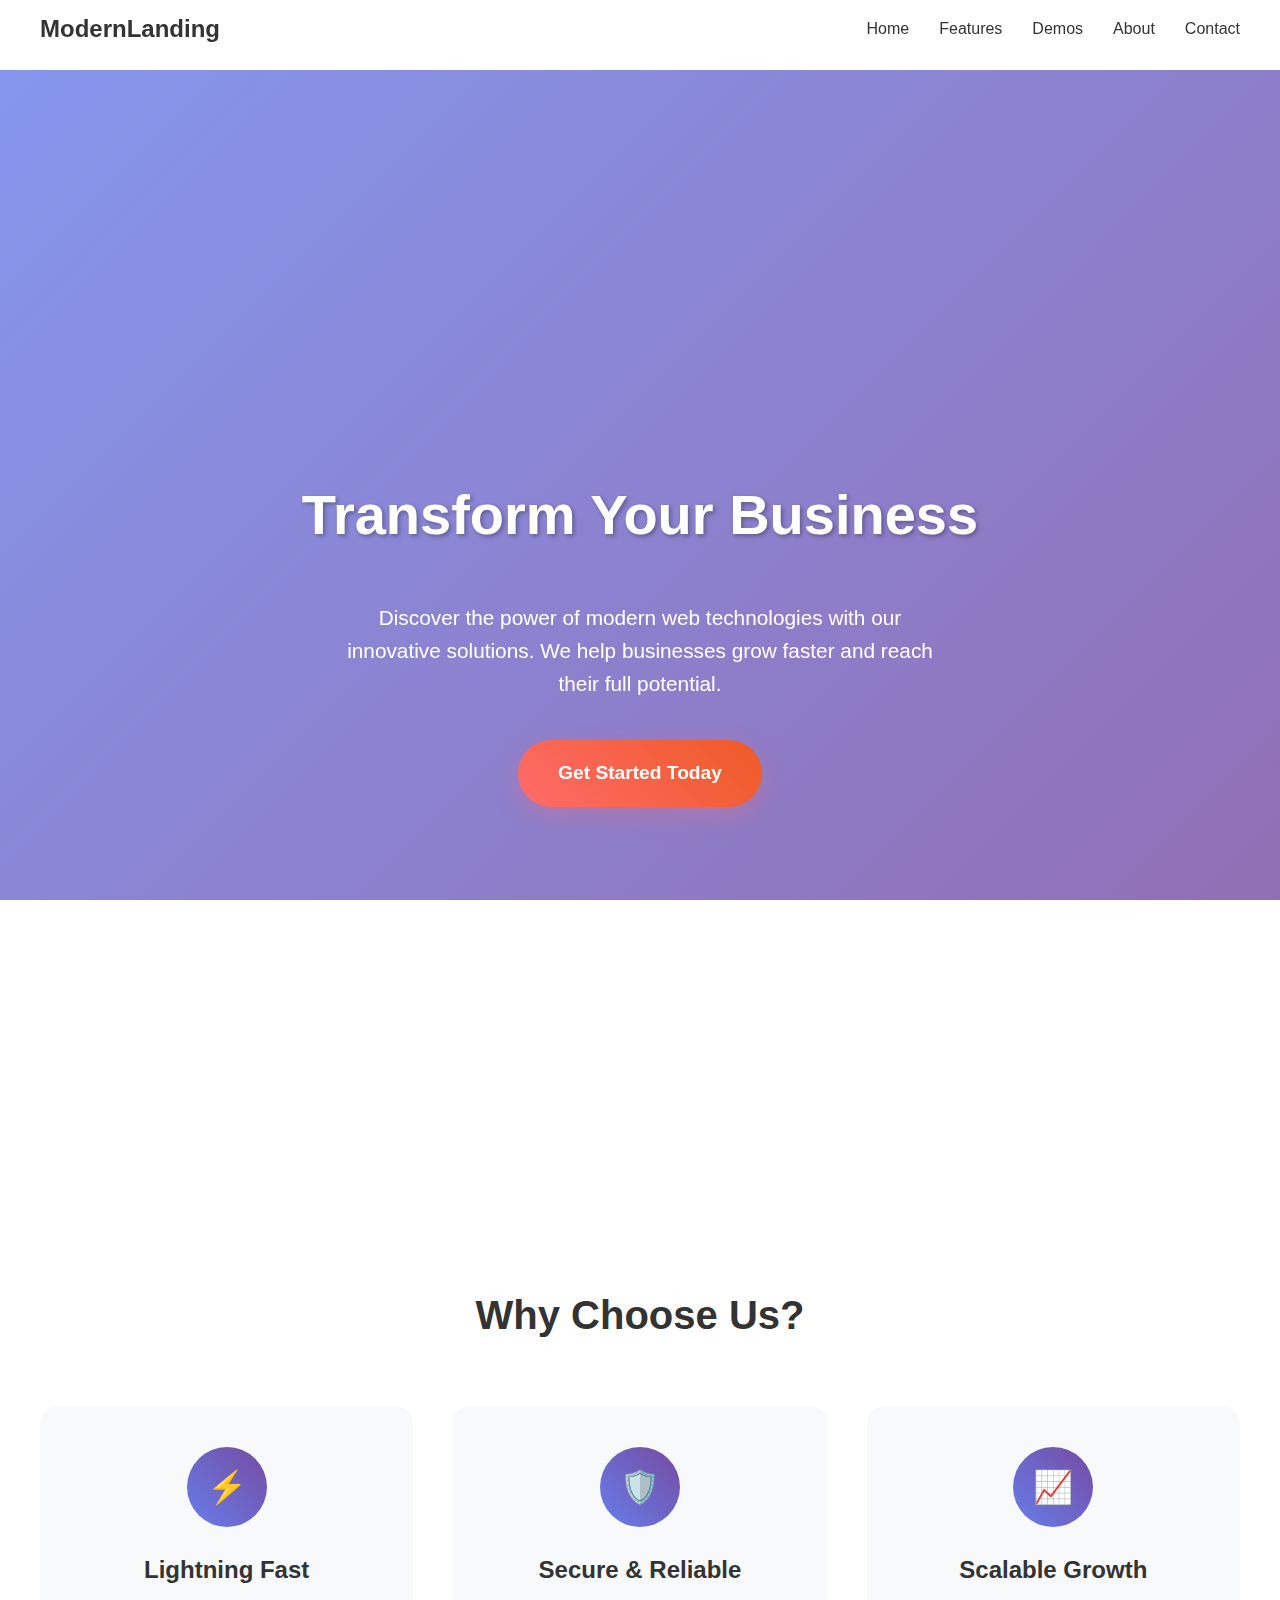
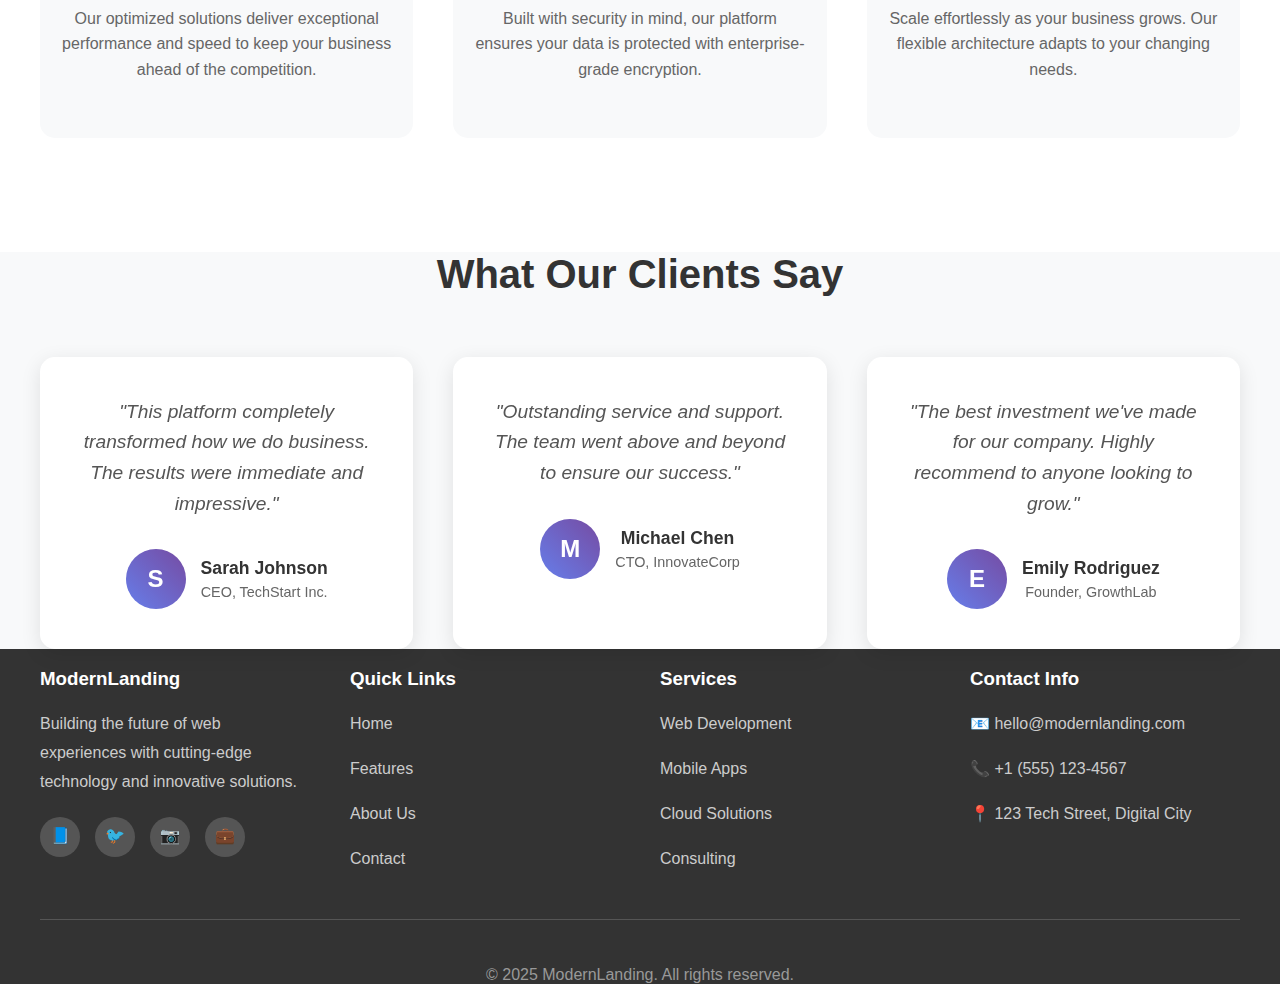
<file: ui/aicoder/index.html>
<!DOCTYPE html>
<html lang="en">
<head>
    <meta charset="UTF-8">
    <meta name="viewport" content="width=device-width, initial-scale=1.0">
    <title>Modern Landing Page - Web Components</title>
    <style>
        * {
            margin: 0;
            padding: 0;
            box-sizing: border-box;
        }
        
        body {
            font-family: 'Segoe UI', Tahoma, Geneva, Verdana, sans-serif;
            scroll-behavior: smooth;
        }
        
        /* Add some spacing for the fixed header */
        landing-page {
            margin-top: 70px;
        }
    </style>
</head>
<body>
    <!-- Navigation Header -->
    <navigation-header></navigation-header>
    
    <!-- Main Landing Page Content -->
    <landing-page id="home"></landing-page>
    
    <!-- Testimonials Section -->
    <testimonial-section id="about"></testimonial-section>
    
    <!-- Footer Section -->
    <footer-section id="contact"></footer-section>
    
    <!-- Load Web Components -->
    <script>
        // Web Components JavaScript will be loaded here
        // You can either include it inline or load from a separate file
        
        class LandingPage extends HTMLElement {
          constructor() {
            super();
            this.attachShadow({ mode: 'open' });
            this.shadowRoot.innerHTML = `
              <style>
                :host {
                  display: block;
                  font-family: 'Segoe UI', Tahoma, Geneva, Verdana, sans-serif;
                  line-height: 1.6;
                  color: #333;
                  min-height: 100vh;
                }
                
                .hero {
                  text-align: center;
                  padding: 100px 20px;
                  color: white;
                  background: 
                    linear-gradient(135deg, rgba(102, 126, 234, 0.8) 0%, rgba(118, 75, 162, 0.8) 100%),
                    url('https://images.unsplash.com/photo-1497366216548-37526070297c?ixlib=rb-4.0.3&auto=format&fit=crop&w=1920&q=80');
                  background-size: cover;
                  background-position: center;
                  background-attachment: fixed;
                  position: relative;
                  min-height: 100vh;
                  display: flex;
                  flex-direction: column;
                  justify-content: center;
                  align-items: center;
                }
                
                .hero h1 {
                  font-size: 3.5rem;
                  font-weight: 700;
                  margin-bottom: 20px;
                  text-shadow: 2px 2px 4px rgba(0,0,0,0.3);
                  animation: fadeInUp 1s ease-out;
                }
                
                .hero p {
                  font-size: 1.3rem;
                  margin-bottom: 40px;
                  max-width: 600px;
                  margin-left: auto;
                  margin-right: auto;
                  opacity: 0.9;
                  animation: fadeInUp 1s ease-out 0.2s both;
                }
                
                .cta-button {
                  display: inline-block;
                  background: linear-gradient(45deg, #ff6b6b, #ee5a24);
                  color: white;
                  padding: 18px 40px;
                  text-decoration: none;
                  border-radius: 50px;
                  font-size: 1.2rem;
                  font-weight: 600;
                  transition: all 0.3s ease;
                  box-shadow: 0 8px 25px rgba(255, 107, 107, 0.3);
                  animation: fadeInUp 1s ease-out 0.4s both;
                }
                
                .cta-button:hover {
                  transform: translateY(-3px);
                  box-shadow: 0 12px 35px rgba(255, 107, 107, 0.4);
                }
                
                .features {
                  background: white;
                  padding: 80px 20px;
                }
                
                .container {
                  max-width: 1200px;
                  margin: 0 auto;
                }
                
                .features h2 {
                  text-align: center;
                  font-size: 2.5rem;
                  margin-bottom: 60px;
                  color: #333;
                }
                
                .features-grid {
                  display: grid;
                  grid-template-columns: repeat(auto-fit, minmax(300px, 1fr));
                  gap: 40px;
                }
                
                .feature-card {
                  text-align: center;
                  padding: 40px 20px;
                  border-radius: 15px;
                  background: #f8f9fa;
                  transition: transform 0.3s ease, box-shadow 0.3s ease;
                }
                
                .feature-card:hover {
                  transform: translateY(-5px);
                  box-shadow: 0 15px 40px rgba(0,0,0,0.1);
                }
                
                .feature-icon {
                  width: 80px;
                  height: 80px;
                  background: linear-gradient(45deg, #667eea, #764ba2);
                  border-radius: 50%;
                  display: flex;
                  align-items: center;
                  justify-content: center;
                  margin: 0 auto 20px;
                  font-size: 2rem;
                }
                
                .feature-card h3 {
                  font-size: 1.5rem;
                  margin-bottom: 15px;
                  color: #333;
                }
                
                .feature-card p {
                  color: #666;
                  line-height: 1.6;
                }
                
                @keyframes fadeInUp {
                  from {
                    opacity: 0;
                    transform: translateY(30px);
                  }
                  to {
                    opacity: 1;
                    transform: translateY(0);
                  }
                }
                
                @media (max-width: 768px) {
                  .hero {
                    background-attachment: scroll;
                    min-height: 80vh;
                  }
                  .hero h1 {
                    font-size: 2.5rem;
                  }
                  .hero p {
                    font-size: 1.1rem;
                  }
                  .features-grid {
                    grid-template-columns: 1fr;
                  }
                }
              </style>
              
              <div class="hero">
                <h1>Transform Your Business</h1>
                <p>Discover the power of modern web technologies with our innovative solutions. We help businesses grow faster and reach their full potential.</p>
                <a href="#features" class="cta-button">Get Started Today</a>
              </div>
              
              <div class="features" id="features">
                <div class="container">
                  <h2>Why Choose Us?</h2>
                  <div class="features-grid">
                    <div class="feature-card">
                      <div class="feature-icon">⚡</div>
                      <h3>Lightning Fast</h3>
                      <p>Our optimized solutions deliver exceptional performance and speed to keep your business ahead of the competition.</p>
                    </div>
                    <div class="feature-card">
                      <div class="feature-icon">🛡️</div>
                      <h3>Secure & Reliable</h3>
                      <p>Built with security in mind, our platform ensures your data is protected with enterprise-grade encryption.</p>
                    </div>
                    <div class="feature-card">
                      <div class="feature-icon">📈</div>
                      <h3>Scalable Growth</h3>
                      <p>Scale effortlessly as your business grows. Our flexible architecture adapts to your changing needs.</p>
                    </div>
                  </div>
                </div>
              </div>
            `;
          }
          
          connectedCallback() {
            // Add smooth scrolling for CTA button
            const ctaButton = this.shadowRoot.querySelector('.cta-button');
            ctaButton.addEventListener('click', (e) => {
              e.preventDefault();
              const features = this.shadowRoot.querySelector('#features');
              features.scrollIntoView({ behavior: 'smooth' });
            });
          }
        }

        class NavigationHeader extends HTMLElement {
          constructor() {
            super();
            this.attachShadow({ mode: 'open' });
            this.shadowRoot.innerHTML = `
              <style>
                :host {
                  position: fixed;
                  top: 0;
                  left: 0;
                  right: 0;
                  z-index: 1000;
                  background: rgba(255, 255, 255, 0.95);
                  backdrop-filter: blur(10px);
                  transition: all 0.3s ease;
                }
                
                .nav {
                  display: flex;
                  justify-content: space-between;
                  align-items: center;
                  padding: 15px 40px;
                  max-width: 1200px;
                  margin: 0 auto;
                }
                
                .logo {
                  font-size: 1.5rem;
                  font-weight: 700;
                  color: #333;
                  text-decoration: none;
                }
                
                .nav-links {
                  display: flex;
                  list-style: none;
                  margin: 0;
                  padding: 0;
                  gap: 30px;
                }
                
                .nav-links a {
                  text-decoration: none;
                  color: #333;
                  font-weight: 500;
                  transition: color 0.3s ease;
                }
                
                .nav-links a:hover {
                  color: #667eea;
                }
                
                @media (max-width: 768px) {
                  .nav {
                    padding: 15px 20px;
                  }
                  .nav-links {
                    display: none;
                  }
                }
              </style>
              
              <nav class="nav">
                <a href="#" class="logo">ModernLanding</a>
                <ul class="nav-links">
                  <li><a href="#home">Home</a></li>
                  <li><a href="#features">Features</a></li>
                  <li><a href="#demos">Demos</a></li>
                  <li><a href="#about">About</a></li>
                  <li><a href="#contact">Contact</a></li>
                </ul>
              </nav>
            `;
          }
        }

        class TestimonialSection extends HTMLElement {
          constructor() {
            super();
            this.attachShadow({ mode: 'open' });
            this.shadowRoot.innerHTML = `
              <style>
                :host {
                  display: block;
                  background: #f8f9fa;
                  padding: 80px 20px 160px;
                }
                
                .container {
                  max-width: 1200px;
                  margin: 0 auto;
                  text-align: center;
                }
                
                h2 {
                  font-size: 2.5rem;
                  margin-bottom: 60px;
                  color: #333;
                }
                
                .testimonials {
                  display: grid;
                  grid-template-columns: repeat(auto-fit, minmax(350px, 1fr));
                  gap: 40px;
                }
                
                .testimonial {
                  background: white;
                  padding: 40px;
                  border-radius: 15px;
                  box-shadow: 0 5px 20px rgba(0,0,0,0.1);
                  position: relative;
                }
                
                .quote {
                  font-size: 1.2rem;
                  line-height: 1.6;
                  color: #555;
                  margin-bottom: 30px;
                  font-style: italic;
                }
                
                .author {
                  display: flex;
                  align-items: center;
                  justify-content: center;
                  gap: 15px;
                }
                
                .avatar {
                  width: 60px;
                  height: 60px;
                  border-radius: 50%;
                  background: linear-gradient(45deg, #667eea, #764ba2);
                  display: flex;
                  align-items: center;
                  justify-content: center;
                  color: white;
                  font-weight: bold;
                  font-size: 1.5rem;
                }
                
                .author-info h4 {
                  margin: 0;
                  color: #333;
                  font-size: 1.1rem;
                }
                
                .author-info p {
                  margin: 5px 0 0;
                  color: #666;
                  font-size: 0.9rem;
                }
              </style>
              
              <div class="container">
                <h2>What Our Clients Say</h2>
                <div class="testimonials">
                  <div class="testimonial">
                    <div class="quote">"This platform completely transformed how we do business. The results were immediate and impressive."</div>
                    <div class="author">
                      <div class="avatar">S</div>
                      <div class="author-info">
                        <h4>Sarah Johnson</h4>
                        <p>CEO, TechStart Inc.</p>
                      </div>
                    </div>
                  </div>
                  
                  <div class="testimonial">
                    <div class="quote">"Outstanding service and support. The team went above and beyond to ensure our success."</div>
                    <div class="author">
                      <div class="avatar">M</div>
                      <div class="author-info">
                        <h4>Michael Chen</h4>
                        <p>CTO, InnovateCorp</p>
                      </div>
                    </div>
                  </div>
                  
                  <div class="testimonial">
                    <div class="quote">"The best investment we've made for our company. Highly recommend to anyone looking to grow."</div>
                    <div class="author">
                      <div class="avatar">E</div>
                      <div class="author-info">
                        <h4>Emily Rodriguez</h4>
                        <p>Founder, GrowthLab</p>
                      </div>
                    </div>
                  </div>
                </div>
              </div>
            `;
          }
        }

        class FooterSection extends HTMLElement {
          constructor() {
            super();
            this.attachShadow({ mode: 'open' });
            this.shadowRoot.innerHTML = `
              <style>
                :host {
                  display: block;
                  background: #333;
                  color: white;
                  padding: 50px 20px 20px;
                }
                
                .container {
                  max-width: 1200px;
                  margin: 0 auto;
                }
                
                .footer-content {
                  display: grid;
                  grid-template-columns: repeat(auto-fit, minmax(250px, 1fr));
                  gap: 40px;
                  margin-bottom: 30px;
                }
                
                .footer-section h3 {
                  margin-bottom: 20px;
                  color: #fff;
                }
                
                .footer-section p,
                .footer-section a {
                  color: #ccc;
                  text-decoration: none;
                  line-height: 1.8;
                }
                
                .footer-section a:hover {
                  color: #667eea;
                }
                
                .social-links {
                  display: flex;
                  gap: 15px;
                  margin-top: 20px;
                }
                
                .social-link {
                  width: 40px;
                  height: 40px;
                  border-radius: 50%;
                  background: #555;
                  display: flex;
                  align-items: center;
                  justify-content: center;
                  transition: background 0.3s ease;
                }
                
                .social-link:hover {
                  background: #667eea;
                }
                
                .footer-bottom {
                  text-align: center;
                  padding-top: 30px;
                  border-top: 1px solid #555;
                  color: #999;
                }
              </style>
              
              <div class="container">
                <div class="footer-content">
                  <div class="footer-section">
                    <h3>ModernLanding</h3>
                    <p>Building the future of web experiences with cutting-edge technology and innovative solutions.</p>
                    <div class="social-links">
                      <a href="#" class="social-link">📘</a>
                      <a href="#" class="social-link">🐦</a>
                      <a href="#" class="social-link">📷</a>
                      <a href="#" class="social-link">💼</a>
                    </div>
                  </div>
                  
                  <div class="footer-section">
                    <h3>Quick Links</h3>
                    <p><a href="#home">Home</a></p>
                    <p><a href="#features">Features</a></p>
                    <p><a href="#about">About Us</a></p>
                    <p><a href="#contact">Contact</a></p>
                  </div>
                  
                  <div class="footer-section">
                    <h3>Services</h3>
                    <p><a href="#">Web Development</a></p>
                    <p><a href="#">Mobile Apps</a></p>
                    <p><a href="#">Cloud Solutions</a></p>
                    <p><a href="#">Consulting</a></p>
                  </div>
                  
                  <div class="footer-section">
                    <h3>Contact Info</h3>
                    <p>📧 hello@modernlanding.com</p>
                    <p>📞 +1 (555) 123-4567</p>
                    <p>📍 123 Tech Street, Digital City</p>
                  </div>
                </div>
                
                <div class="footer-bottom">
                  <p>&copy; 2025 ModernLanding. All rights reserved.</p>
                </div>
              </div>
            `;
          }
        }

        // Register all custom elements
        customElements.define('landing-page', LandingPage);
        customElements.define('navigation-header', NavigationHeader);
        customElements.define('testimonial-section', TestimonialSection);
        customElements.define('footer-section', FooterSection);
    </script>
</body>
</html>
</file>
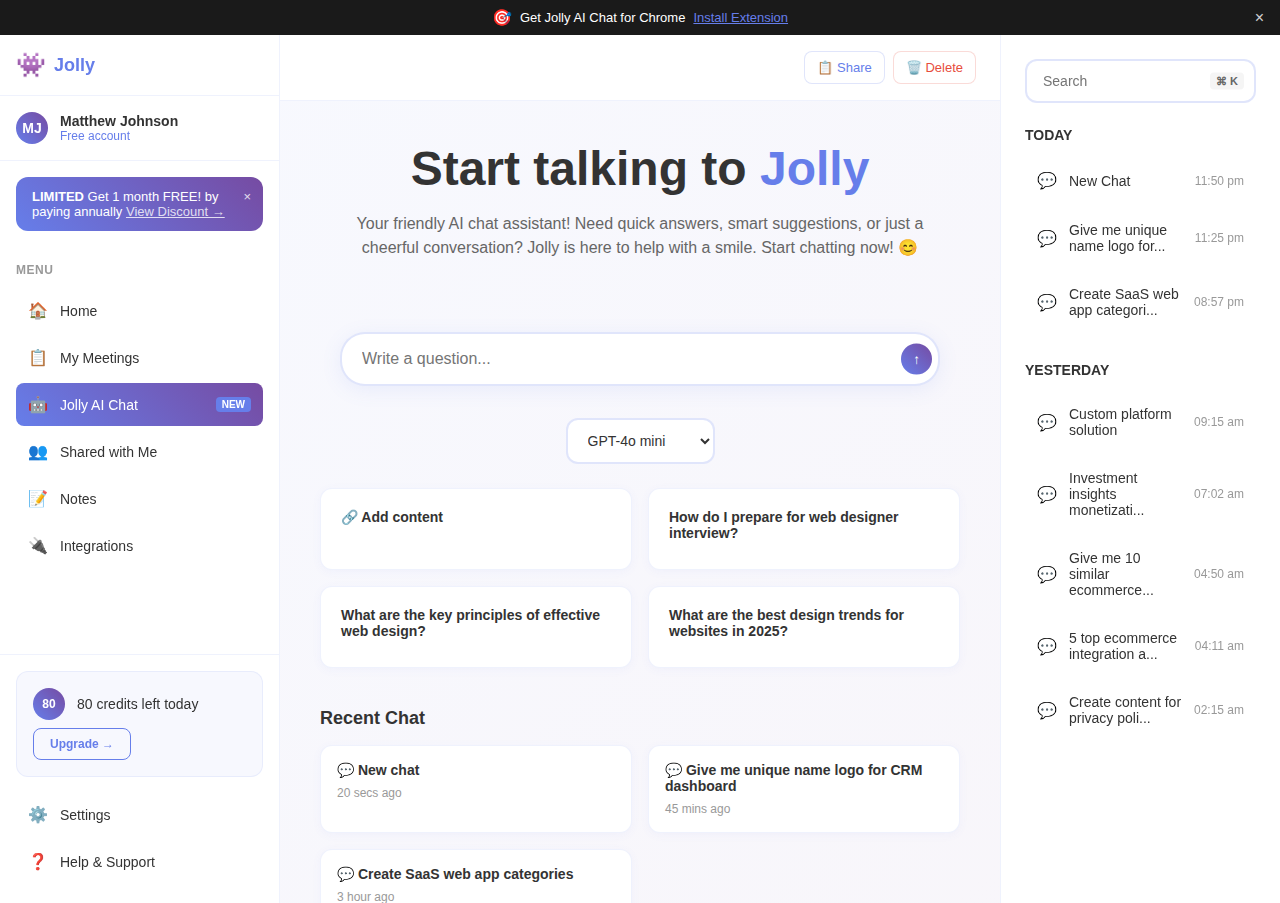
<file: ui/chat.html>
<!DOCTYPE html>
<html lang="en">
<head>
    <meta charset="UTF-8">
    <meta name="viewport" content="width=device-width, initial-scale=1.0">
    <title>Jolly AI Chat</title>
    <style>
        * {
            margin: 0;
            padding: 0;
            box-sizing: border-box;
        }

        body {
            font-family: -apple-system, BlinkMacSystemFont, 'Segoe UI', Roboto, sans-serif;
            background: linear-gradient(135deg, #667eea 0%, #764ba2 100%);
            min-height: 100vh;
            color: #333;
        }

        /* Top Banner */
        .top-banner {
            background: #1a1a1a;
            color: white;
            padding: 8px 16px;
            font-size: 13px;
            display: flex;
            align-items: center;
            justify-content: center;
            gap: 8px;
            position: relative;
        }

        .top-banner::before {
            content: "🎯";
            font-size: 16px;
        }

        .banner-text {
            display: flex;
            align-items: center;
            gap: 8px;
        }

        .install-link {
            color: #667eea;
            text-decoration: underline;
            cursor: pointer;
        }

        .close-banner {
            position: absolute;
            right: 16px;
            cursor: pointer;
            font-size: 16px;
            opacity: 0.8;
        }

        .close-banner:hover {
            opacity: 1;
        }

        /* Main Layout */
        .app-container {
            display: flex;
            height: calc(100vh - 32px);
            background: white;
            overflow: hidden;
        }

        /* Sidebar */
        .sidebar {
            width: 280px;
            background: rgba(255, 255, 255, 0.95);
            backdrop-filter: blur(10px);
            border-right: 1px solid rgba(102, 126, 234, 0.1);
            display: flex;
            flex-direction: column;
            position: relative;
        }

        .sidebar-header {
            padding: 16px;
            border-bottom: 1px solid rgba(102, 126, 234, 0.1);
        }

        .logo {
            display: flex;
            align-items: center;
            gap: 8px;
            font-size: 18px;
            font-weight: 600;
            color: #667eea;
        }

        .logo::before {
            content: "👾";
            font-size: 24px;
        }

        .user-profile {
            display: flex;
            align-items: center;
            gap: 12px;
            padding: 16px;
            border-bottom: 1px solid rgba(102, 126, 234, 0.1);
            cursor: pointer;
            transition: background 0.2s ease;
        }

        .user-profile:hover {
            background: rgba(102, 126, 234, 0.05);
        }

        .avatar {
            width: 32px;
            height: 32px;
            border-radius: 50%;
            background: linear-gradient(45deg, #667eea, #764ba2);
            display: flex;
            align-items: center;
            justify-content: center;
            color: white;
            font-weight: 600;
            font-size: 14px;
        }

        .user-info h3 {
            font-size: 14px;
            font-weight: 600;
            color: #333;
        }

        .user-info p {
            font-size: 12px;
            color: #667eea;
        }

        .promo-banner {
            background: linear-gradient(45deg, #667eea, #764ba2);
            color: white;
            padding: 12px 16px;
            margin: 16px;
            border-radius: 12px;
            font-size: 13px;
            position: relative;
            cursor: pointer;
            transition: transform 0.2s ease;
        }

        .promo-banner:hover {
            transform: translateY(-1px);
        }

        .promo-banner .close {
            position: absolute;
            right: 12px;
            top: 12px;
            cursor: pointer;
            opacity: 0.8;
        }

        .promo-banner .close:hover {
            opacity: 1;
        }

        .menu-section {
            padding: 16px;
            flex: 1;
            overflow-y: auto;
        }

        .menu-title {
            font-size: 12px;
            font-weight: 600;
            color: #999;
            text-transform: uppercase;
            letter-spacing: 0.5px;
            margin-bottom: 12px;
        }

        .menu-item {
            display: flex;
            align-items: center;
            gap: 12px;
            padding: 12px;
            border-radius: 8px;
            cursor: pointer;
            transition: all 0.2s ease;
            margin-bottom: 4px;
            position: relative;
        }

        .menu-item:hover {
            background: rgba(102, 126, 234, 0.1);
        }

        .menu-item.active {
            background: linear-gradient(45deg, #667eea, #764ba2);
            color: white;
        }

        .menu-item.active .menu-icon {
            color: white;
        }

        .menu-icon {
            font-size: 16px;
            color: #667eea;
            width: 20px;
            text-align: center;
        }

        .menu-text {
            font-size: 14px;
            font-weight: 500;
        }

        .new-badge {
            background: #667eea;
            color: white;
            font-size: 10px;
            padding: 2px 6px;
            border-radius: 4px;
            font-weight: 600;
            text-transform: uppercase;
            margin-left: auto;
        }

        .credits-section {
            padding: 16px;
            border-top: 1px solid rgba(102, 126, 234, 0.1);
        }

        .credits-card {
            background: rgba(102, 126, 234, 0.05);
            border: 1px solid rgba(102, 126, 234, 0.1);
            border-radius: 12px;
            padding: 16px;
            margin-bottom: 16px;
        }

        .credits-info {
            display: flex;
            align-items: center;
            gap: 12px;
            margin-bottom: 8px;
        }

        .credits-circle {
            width: 32px;
            height: 32px;
            border-radius: 50%;
            background: linear-gradient(45deg, #667eea, #764ba2);
            display: flex;
            align-items: center;
            justify-content: center;
            color: white;
            font-weight: 600;
            font-size: 12px;
        }

        .credits-text {
            font-size: 14px;
            color: #333;
        }

        .upgrade-btn {
            background: transparent;
            border: 1px solid #667eea;
            color: #667eea;
            padding: 8px 16px;
            border-radius: 8px;
            font-size: 12px;
            font-weight: 600;
            cursor: pointer;
            transition: all 0.2s ease;
            display: flex;
            align-items: center;
            gap: 4px;
        }

        .upgrade-btn:hover {
            background: #667eea;
            color: white;
        }

        /* Main Content */
        .main-content {
            flex: 1;
            display: flex;
            flex-direction: column;
            background: white;
        }

        .main-header {
            padding: 16px 24px;
            border-bottom: 1px solid rgba(102, 126, 234, 0.1);
            display: flex;
            align-items: center;
            justify-content: space-between;
        }

        .header-actions {
            display: flex;
            gap: 8px;
        }

        .header-btn {
            display: flex;
            align-items: center;
            gap: 6px;
            padding: 8px 12px;
            border: 1px solid rgba(102, 126, 234, 0.2);
            border-radius: 8px;
            background: white;
            color: #667eea;
            font-size: 13px;
            cursor: pointer;
            transition: all 0.2s ease;
        }

        .header-btn:hover {
            background: rgba(102, 126, 234, 0.05);
        }

        .header-btn.delete {
            color: #e74c3c;
            border-color: rgba(231, 76, 60, 0.2);
        }

        .header-btn.delete:hover {
            background: rgba(231, 76, 60, 0.05);
        }

        .chat-area {
            flex: 1;
            display: flex;
            flex-direction: column;
            align-items: center;
            justify-content: center;
            padding: 40px;
            background: linear-gradient(135deg, rgba(102, 126, 234, 0.05) 0%, rgba(118, 75, 162, 0.05) 100%);
        }

        .welcome-message {
            text-align: center;
            max-width: 600px;
            margin-bottom: 40px;
        }

        .welcome-title {
            font-size: 48px;
            font-weight: 700;
            color: #333;
            margin-bottom: 16px;
        }

        .welcome-title .highlight {
            color: #667eea;
        }

        .welcome-subtitle {
            font-size: 16px;
            color: #666;
            line-height: 1.5;
            margin-bottom: 32px;
        }

        .chat-input-container {
            width: 100%;
            max-width: 600px;
            position: relative;
            margin-bottom: 32px;
        }

        .chat-input {
            width: 100%;
            padding: 16px 20px;
            border: 2px solid rgba(102, 126, 234, 0.2);
            border-radius: 25px;
            font-size: 16px;
            outline: none;
            transition: all 0.3s ease;
            background: white;
            box-shadow: 0 4px 20px rgba(102, 126, 234, 0.1);
        }

        .chat-input:focus {
            border-color: #667eea;
            box-shadow: 0 4px 20px rgba(102, 126, 234, 0.2);
        }

        .send-btn {
            position: absolute;
            right: 8px;
            top: 50%;
            transform: translateY(-50%);
            background: linear-gradient(45deg, #667eea, #764ba2);
            color: white;
            border: none;
            padding: 8px 12px;
            border-radius: 50%;
            cursor: pointer;
            transition: all 0.2s ease;
            display: flex;
            align-items: center;
            justify-content: center;
        }

        .send-btn:hover {
            transform: translateY(-50%) scale(1.1);
        }

        .model-selector {
            margin-bottom: 24px;
        }

        .model-select {
            background: white;
            border: 2px solid rgba(102, 126, 234, 0.2);
            border-radius: 12px;
            padding: 12px 16px;
            font-size: 14px;
            color: #333;
            cursor: pointer;
            outline: none;
            transition: border-color 0.2s ease;
        }

        .model-select:focus {
            border-color: #667eea;
        }

        .suggestions {
            display: grid;
            grid-template-columns: repeat(auto-fit, minmax(280px, 1fr));
            gap: 16px;
            width: 100%;
            max-width: 800px;
            margin-bottom: 40px;
        }

        .suggestion-card {
            background: white;
            border: 1px solid rgba(102, 126, 234, 0.1);
            border-radius: 12px;
            padding: 20px;
            cursor: pointer;
            transition: all 0.2s ease;
            box-shadow: 0 2px 10px rgba(102, 126, 234, 0.05);
        }

        .suggestion-card:hover {
            transform: translateY(-2px);
            box-shadow: 0 4px 20px rgba(102, 126, 234, 0.1);
            border-color: #667eea;
        }

        .suggestion-card h3 {
            font-size: 14px;
            font-weight: 600;
            color: #333;
            margin-bottom: 8px;
        }

        .suggestion-card p {
            font-size: 13px;
            color: #666;
            line-height: 1.4;
        }

        .recent-chats {
            width: 100%;
            max-width: 800px;
        }

        .recent-title {
            font-size: 18px;
            font-weight: 600;
            color: #333;
            margin-bottom: 16px;
        }

        .recent-grid {
            display: grid;
            grid-template-columns: repeat(auto-fit, minmax(250px, 1fr));
            gap: 16px;
        }

        .recent-chat {
            background: white;
            border: 1px solid rgba(102, 126, 234, 0.1);
            border-radius: 12px;
            padding: 16px;
            cursor: pointer;
            transition: all 0.2s ease;
            box-shadow: 0 2px 10px rgba(102, 126, 234, 0.05);
        }

        .recent-chat:hover {
            transform: translateY(-1px);
            box-shadow: 0 4px 15px rgba(102, 126, 234, 0.1);
        }

        .recent-chat h4 {
            font-size: 14px;
            font-weight: 600;
            color: #333;
            margin-bottom: 8px;
        }

        .recent-chat .time {
            font-size: 12px;
            color: #999;
        }

        /* Right Sidebar */
        .right-sidebar {
            width: 280px;
            background: rgba(255, 255, 255, 0.95);
            backdrop-filter: blur(10px);
            border-left: 1px solid rgba(102, 126, 234, 0.1);
            padding: 24px;
            overflow-y: auto;
        }

        .search-container {
            position: relative;
            margin-bottom: 24px;
        }

        .search-input {
            width: 100%;
            padding: 12px 16px;
            border: 2px solid rgba(102, 126, 234, 0.2);
            border-radius: 12px;
            font-size: 14px;
            outline: none;
            transition: border-color 0.2s ease;
        }

        .search-input:focus {
            border-color: #667eea;
        }

        .search-shortcut {
            position: absolute;
            right: 12px;
            top: 50%;
            transform: translateY(-50%);
            background: #f5f5f5;
            color: #666;
            padding: 2px 6px;
            border-radius: 4px;
            font-size: 11px;
            font-weight: 600;
        }

        .sidebar-section {
            margin-bottom: 32px;
        }

        .sidebar-section h3 {
            font-size: 14px;
            font-weight: 600;
            color: #333;
            margin-bottom: 16px;
        }

        .chat-history {
            display: flex;
            flex-direction: column;
            gap: 8px;
        }

        .history-item {
            display: flex;
            align-items: center;
            gap: 12px;
            padding: 12px;
            border-radius: 8px;
            cursor: pointer;
            transition: background 0.2s ease;
        }

        .history-item:hover {
            background: rgba(102, 126, 234, 0.05);
        }

        .history-item .text {
            flex: 1;
            font-size: 14px;
            color: #333;
            font-weight: 500;
        }

        .history-item .time {
            font-size: 12px;
            color: #999;
        }

        .history-item .icon {
            color: #667eea;
            font-size: 16px;
        }

        /* Responsive Design */
        @media (max-width: 1024px) {
            .right-sidebar {
                display: none;
            }
        }

        @media (max-width: 768px) {
            .sidebar {
                width: 250px;
            }
            
            .app-container {
                height: calc(100vh - 32px);
            }
            
            .chat-area {
                padding: 20px;
            }
            
            .welcome-title {
                font-size: 32px;
            }
            
            .suggestions {
                grid-template-columns: 1fr;
            }
        }

        @media (max-width: 640px) {
            .sidebar {
                position: fixed;
                left: -280px;
                transition: left 0.3s ease;
                z-index: 1000;
                height: 100vh;
            }
            
            .sidebar.open {
                left: 0;
            }
            
            .main-content {
                width: 100%;
            }
        }
    </style>
</head>
<body>
    <div class="top-banner">
        <div class="banner-text">
            Get Jolly AI Chat for Chrome
            <span class="install-link">Install Extension</span>
        </div>
        <div class="close-banner">×</div>
    </div>

    <div class="app-container">
        <div class="sidebar">
            <div class="sidebar-header">
                <div class="logo">Jolly</div>
            </div>

            <div class="user-profile">
                <div class="avatar">MJ</div>
                <div class="user-info">
                    <h3>Matthew Johnson</h3>
                    <p>Free account</p>
                </div>
            </div>

            <div class="promo-banner">
                <div class="close">×</div>
                <strong>LIMITED</strong> Get 1 month FREE! by paying annually
                <a href="#" style="color: rgba(255,255,255,0.8); text-decoration: underline;">View Discount →</a>
            </div>

            <div class="menu-section">
                <div class="menu-title">Menu</div>
                <div class="menu-item">
                    <div class="menu-icon">🏠</div>
                    <div class="menu-text">Home</div>
                </div>
                <div class="menu-item">
                    <div class="menu-icon">📋</div>
                    <div class="menu-text">My Meetings</div>
                </div>
                <div class="menu-item active">
                    <div class="menu-icon">🤖</div>
                    <div class="menu-text">Jolly AI Chat</div>
                    <div class="new-badge">NEW</div>
                </div>
                <div class="menu-item">
                    <div class="menu-icon">👥</div>
                    <div class="menu-text">Shared with Me</div>
                </div>
                <div class="menu-item">
                    <div class="menu-icon">📝</div>
                    <div class="menu-text">Notes</div>
                </div>
                <div class="menu-item">
                    <div class="menu-icon">🔌</div>
                    <div class="menu-text">Integrations</div>
                </div>
            </div>

            <div class="credits-section">
                <div class="credits-card">
                    <div class="credits-info">
                        <div class="credits-circle">80</div>
                        <div class="credits-text">80 credits left today</div>
                    </div>
                    <button class="upgrade-btn">Upgrade →</button>
                </div>
                
                <div class="menu-item">
                    <div class="menu-icon">⚙️</div>
                    <div class="menu-text">Settings</div>
                </div>
                <div class="menu-item">
                    <div class="menu-icon">❓</div>
                    <div class="menu-text">Help & Support</div>
                </div>
            </div>
        </div>

        <div class="main-content">
            <div class="main-header">
                <div></div>
                <div class="header-actions">
                    <button class="header-btn">
                        📋 Share
                    </button>
                    <button class="header-btn delete">
                        🗑️ Delete
                    </button>
                </div>
            </div>

            <div class="chat-area">
                <div class="welcome-message">
                    <h1 class="welcome-title">Start talking to <span class="highlight">Jolly</span></h1>
                    <p class="welcome-subtitle">
                        Your friendly AI chat assistant! Need quick answers, smart suggestions, or just a cheerful conversation? 
                        Jolly is here to help with a smile. Start chatting now! 😊
                    </p>
                </div>

                <div class="chat-input-container">
                    <input type="text" class="chat-input" placeholder="Write a question...">
                    <button class="send-btn">↑</button>
                </div>

                <div class="model-selector">
                    <select class="model-select">
                        <option>GPT-4o mini</option>
                        <option>GPT-4</option>
                        <option>GPT-3.5 Turbo</option>
                    </select>
                </div>

                <div class="suggestions">
                    <div class="suggestion-card">
                        <h3>🔗 Add content</h3>
                    </div>
                    <div class="suggestion-card">
                        <h3>How do I prepare for web designer interview?</h3>
                    </div>
                    <div class="suggestion-card">
                        <h3>What are the key principles of effective web design?</h3>
                    </div>
                    <div class="suggestion-card">
                        <h3>What are the best design trends for websites in 2025?</h3>
                    </div>
                </div>

                <div class="recent-chats">
                    <h2 class="recent-title">Recent Chat</h2>
                    <div class="recent-grid">
                        <div class="recent-chat">
                            <h4>💬 New chat</h4>
                            <div class="time">20 secs ago</div>
                        </div>
                        <div class="recent-chat">
                            <h4>💬 Give me unique name logo for CRM dashboard</h4>
                            <div class="time">45 mins ago</div>
                        </div>
                        <div class="recent-chat">
                            <h4>💬 Create SaaS web app categories</h4>
                            <div class="time">3 hour ago</div>
                        </div>
                    </div>
                </div>
            </div>
        </div>

        <div class="right-sidebar">
            <div class="search-container">
                <input type="text" class="search-input" placeholder="Search">
                <div class="search-shortcut">⌘ K</div>
            </div>

            <div class="sidebar-section">
                <h3>TODAY</h3>
                <div class="chat-history">
                    <div class="history-item">
                        <div class="icon">💬</div>
                        <div class="text">New Chat</div>
                        <div class="time">11:50 pm</div>
                    </div>
                    <div class="history-item">
                        <div class="icon">💬</div>
                        <div class="text">Give me unique name logo for...</div>
                        <div class="time">11:25 pm</div>
                    </div>
                    <div class="history-item">
                        <div class="icon">💬</div>
                        <div class="text">Create SaaS web app categori...</div>
                        <div class="time">08:57 pm</div>
                    </div>
                </div>
            </div>

            <div class="sidebar-section">
                <h3>YESTERDAY</h3>
                <div class="chat-history">
                    <div class="history-item">
                        <div class="icon">💬</div>
                        <div class="text">Custom platform solution</div>
                        <div class="time">09:15 am</div>
                    </div>
                    <div class="history-item">
                        <div class="icon">💬</div>
                        <div class="text">Investment insights monetizati...</div>
                        <div class="time">07:02 am</div>
                    </div>
                    <div class="history-item">
                        <div class="icon">💬</div>
                        <div class="text">Give me 10 similar ecommerce...</div>
                        <div class="time">04:50 am</div>
                    </div>
                    <div class="history-item">
                        <div class="icon">💬</div>
                        <div class="text">5 top ecommerce integration a...</div>
                        <div class="time">04:11 am</div>
                    </div>
                    <div class="history-item">
                        <div class="icon">💬</div>
                        <div class="text">Create content for privacy poli...</div>
                        <div class="time">02:15 am</div>
                    </div>
                </div>
            </div>
        </div>
    </div>
</body>
</html>
</file>
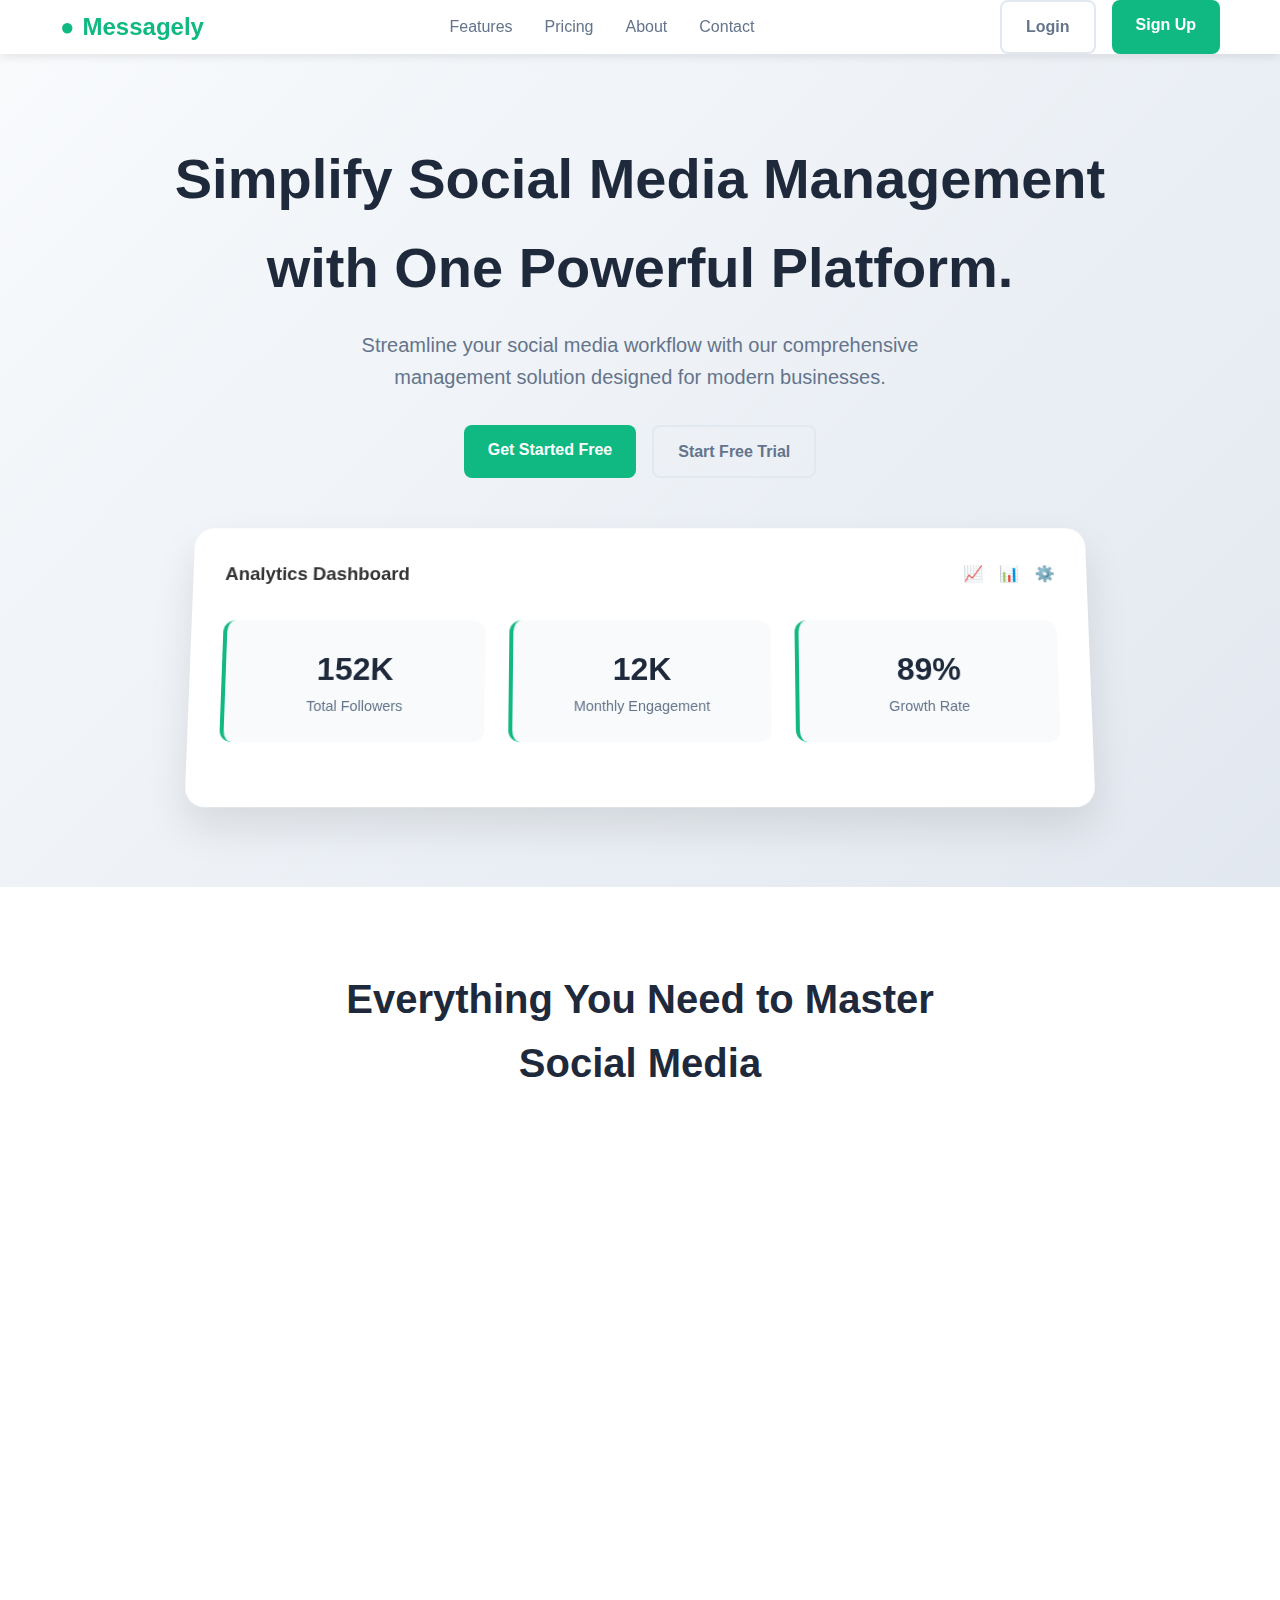
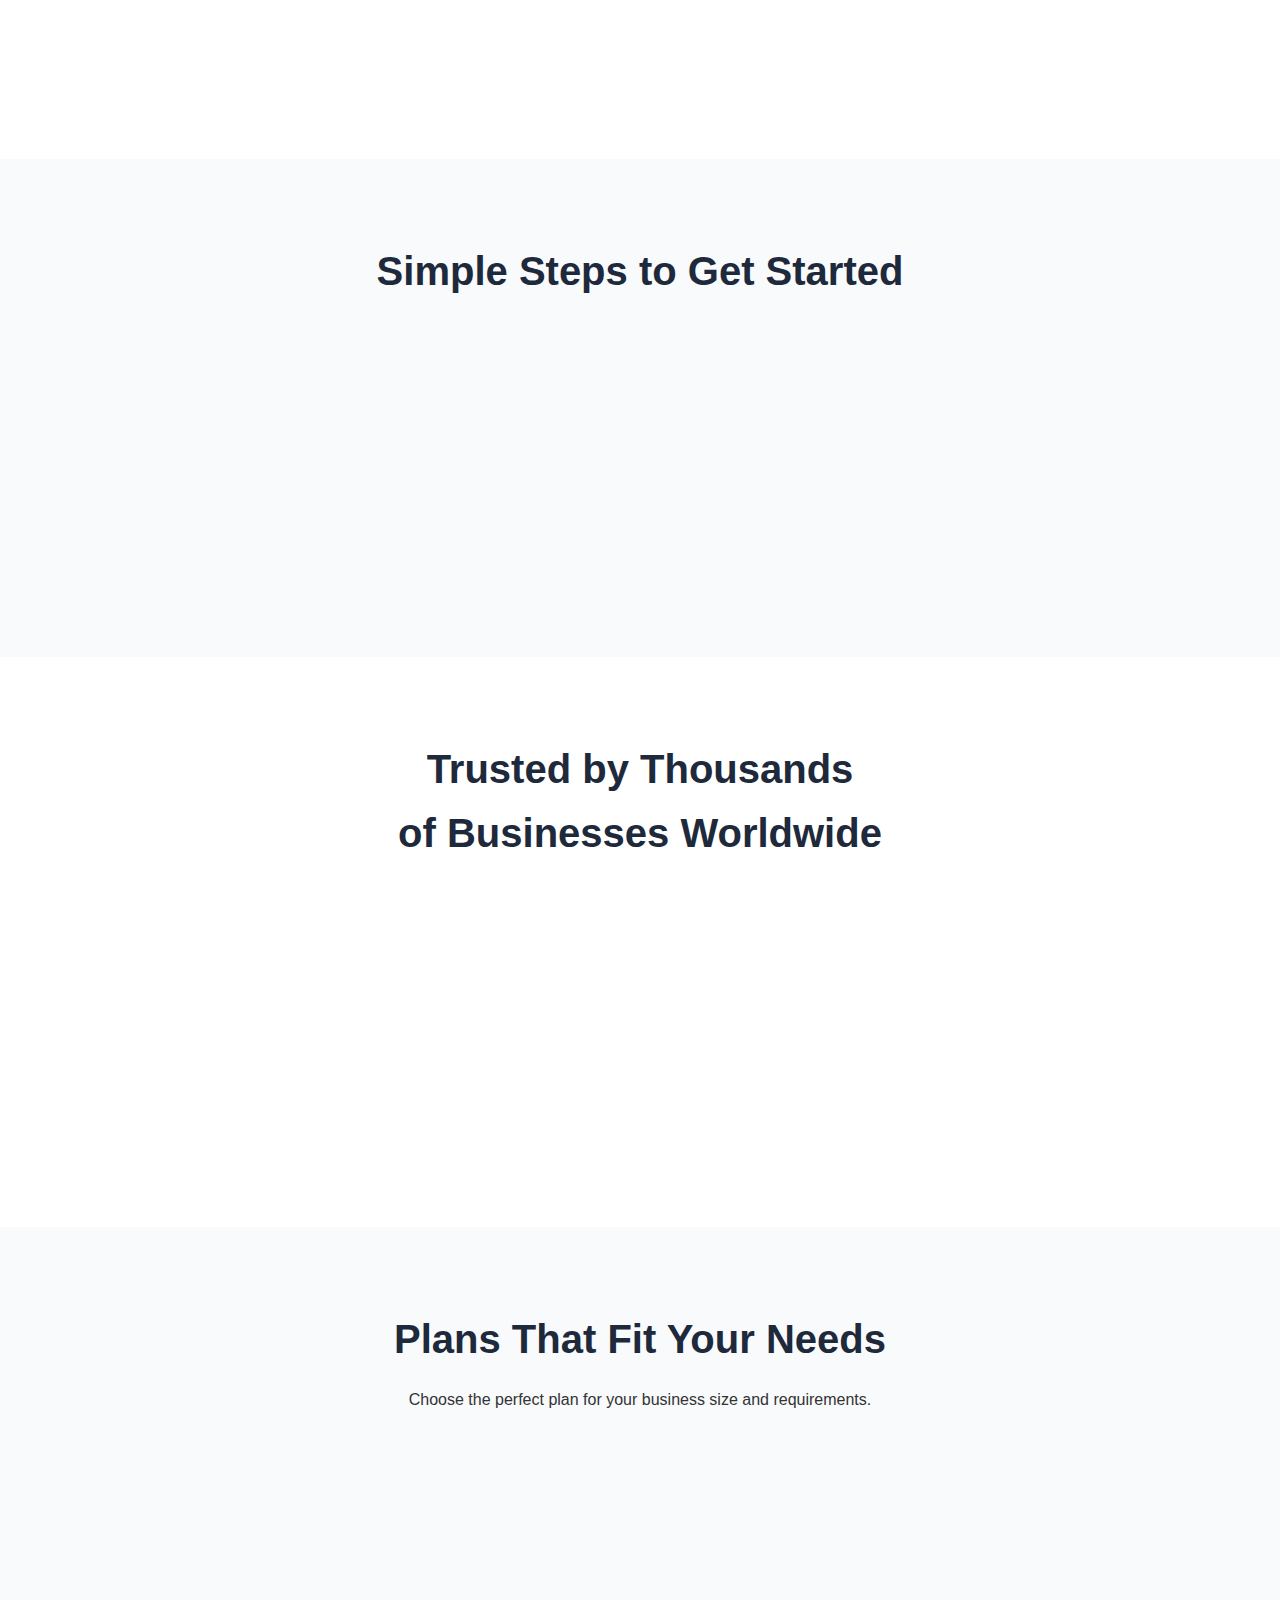
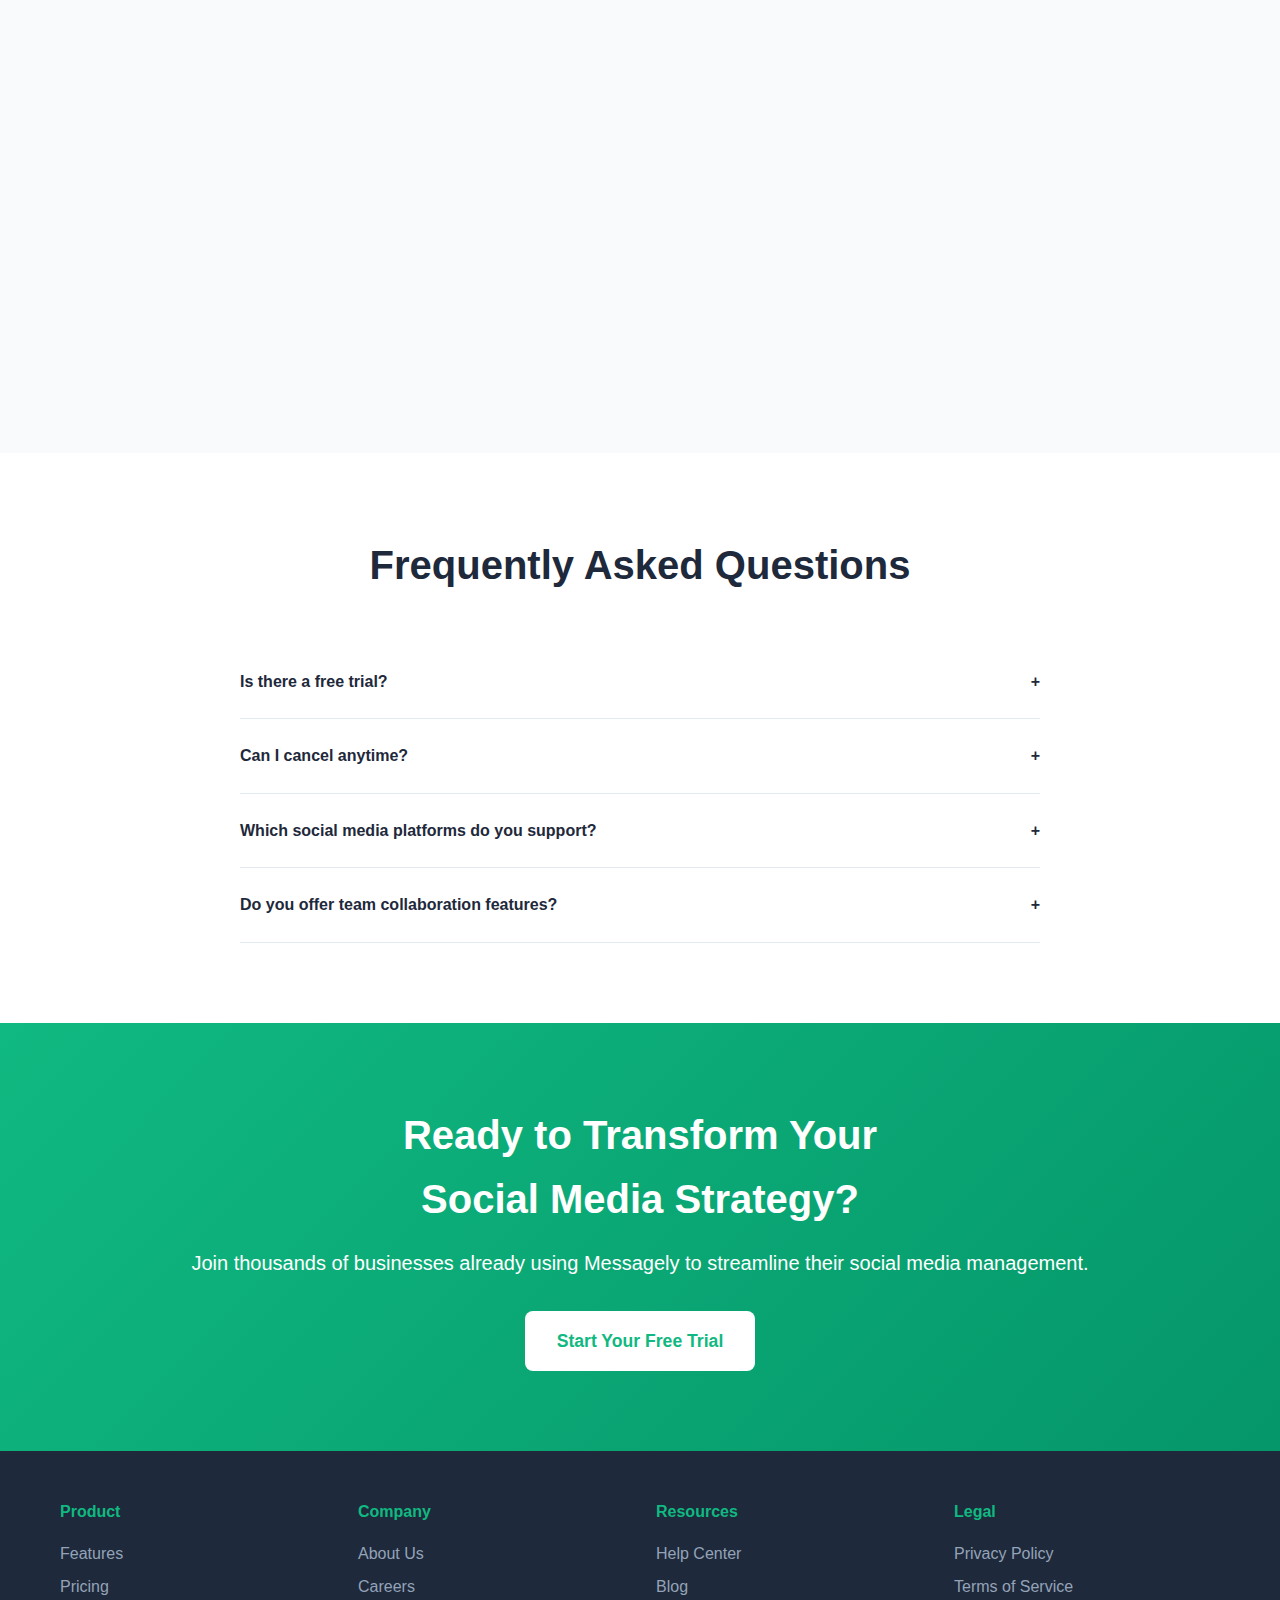
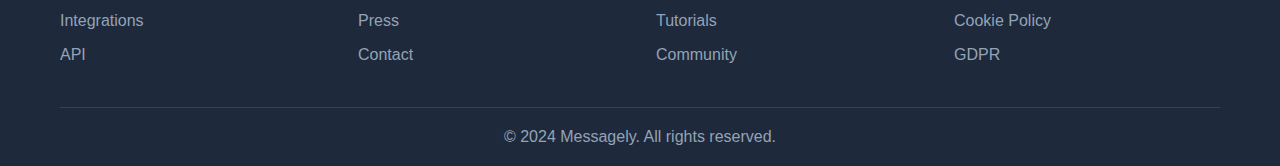
<file: ui/lands.html>
<!DOCTYPE html>
<html lang="en">
<head>
    <meta charset="UTF-8">
    <meta name="viewport" content="width=device-width, initial-scale=1.0">
    <title>Messagely - Social Media Management Platform</title>
    <style>
        * {
            margin: 0;
            padding: 0;
            box-sizing: border-box;
        }

        body {
            font-family: -apple-system, BlinkMacSystemFont, 'Segoe UI', Roboto, sans-serif;
            line-height: 1.6;
            color: #333;
            background: #f8fafc;
        }

        .container {
            max-width: 1200px;
            margin: 0 auto;
            padding: 0 20px;
        }

        /* Header */
        header {
            background: white;
            box-shadow: 0 2px 10px rgba(0,0,0,0.1);
            position: sticky;
            top: 0;
            z-index: 1000;
        }

        nav {
            display: flex;
            justify-content: space-between;
            align-items: center;
            padding: 1rem 0;
        }

        .logo {
            display: flex;
            align-items: center;
            gap: 0.5rem;
            font-size: 1.5rem;
            font-weight: bold;
            color: #10b981;
        }

        .logo::before {
            content: "●";
            color: #10b981;
        }

        .nav-links {
            display: flex;
            list-style: none;
            gap: 2rem;
        }

        .nav-links a {
            text-decoration: none;
            color: #64748b;
            font-weight: 500;
            transition: color 0.3s;
        }

        .nav-links a:hover {
            color: #10b981;
        }

        .nav-buttons {
            display: flex;
            gap: 1rem;
        }

        .btn {
            padding: 0.75rem 1.5rem;
            border: none;
            border-radius: 8px;
            font-weight: 600;
            cursor: pointer;
            transition: all 0.3s;
            text-decoration: none;
            display: inline-block;
        }

        .btn-primary {
            background: #10b981;
            color: white;
        }

        .btn-primary:hover {
            background: #059669;
            transform: translateY(-2px);
        }

        .btn-secondary {
            background: transparent;
            color: #64748b;
            border: 2px solid #e2e8f0;
        }

        .btn-secondary:hover {
            border-color: #10b981;
            color: #10b981;
        }

        /* Hero Section */
        .hero {
            padding: 5rem 0;
            text-align: center;
            background: linear-gradient(135deg, #f8fafc 0%, #e2e8f0 100%);
        }

        .hero h1 {
            font-size: 3.5rem;
            font-weight: 700;
            margin-bottom: 1rem;
            color: #1e293b;
        }

        .hero p {
            font-size: 1.25rem;
            color: #64748b;
            margin-bottom: 2rem;
            max-width: 600px;
            margin-left: auto;
            margin-right: auto;
        }

        .hero-buttons {
            display: flex;
            gap: 1rem;
            justify-content: center;
            margin-bottom: 3rem;
        }

        .dashboard-preview {
            max-width: 900px;
            margin: 0 auto;
            background: white;
            border-radius: 20px;
            box-shadow: 0 20px 40px rgba(0,0,0,0.1);
            padding: 2rem;
            transform: perspective(1000px) rotateX(5deg);
        }

        .dashboard-header {
            display: flex;
            justify-content: space-between;
            align-items: center;
            margin-bottom: 2rem;
        }

        .dashboard-stats {
            display: grid;
            grid-template-columns: repeat(auto-fit, minmax(200px, 1fr));
            gap: 1.5rem;
            margin-bottom: 2rem;
        }

        .stat-card {
            background: #f8fafc;
            padding: 1.5rem;
            border-radius: 12px;
            border-left: 4px solid #10b981;
        }

        .stat-number {
            font-size: 2rem;
            font-weight: bold;
            color: #1e293b;
        }

        .stat-label {
            color: #64748b;
            font-size: 0.9rem;
        }

        /* Features Section */
        .features {
            padding: 5rem 0;
            background: white;
        }

        .section-header {
            text-align: center;
            margin-bottom: 3rem;
        }

        .section-title {
            font-size: 2.5rem;
            font-weight: 700;
            color: #1e293b;
            margin-bottom: 1rem;
        }

        .features-grid {
            display: grid;
            grid-template-columns: repeat(auto-fit, minmax(300px, 1fr));
            gap: 2rem;
        }

        .feature-card {
            background: #f8fafc;
            padding: 2rem;
            border-radius: 16px;
            text-align: center;
            transition: transform 0.3s, box-shadow 0.3s;
        }

        .feature-card:hover {
            transform: translateY(-5px);
            box-shadow: 0 10px 30px rgba(0,0,0,0.1);
        }

        .feature-icon {
            width: 60px;
            height: 60px;
            background: #10b981;
            border-radius: 50%;
            display: flex;
            align-items: center;
            justify-content: center;
            margin: 0 auto 1rem;
            font-size: 1.5rem;
            color: white;
        }

        .feature-card h3 {
            font-size: 1.25rem;
            margin-bottom: 1rem;
            color: #1e293b;
        }

        .feature-card p {
            color: #64748b;
        }

        /* Steps Section */
        .steps {
            padding: 5rem 0;
            background: #f8fafc;
        }

        .steps-grid {
            display: grid;
            grid-template-columns: repeat(auto-fit, minmax(250px, 1fr));
            gap: 2rem;
            margin-top: 3rem;
        }

        .step-card {
            background: white;
            padding: 2rem;
            border-radius: 16px;
            text-align: center;
            position: relative;
            box-shadow: 0 5px 15px rgba(0,0,0,0.08);
        }

        .step-number {
            width: 40px;
            height: 40px;
            background: #10b981;
            color: white;
            border-radius: 50%;
            display: flex;
            align-items: center;
            justify-content: center;
            margin: 0 auto 1rem;
            font-weight: bold;
        }

        /* Testimonials */
        .testimonials {
            padding: 5rem 0;
            background: white;
        }

        .testimonial-grid {
            display: grid;
            grid-template-columns: repeat(auto-fit, minmax(300px, 1fr));
            gap: 2rem;
            margin-top: 3rem;
        }

        .testimonial-card {
            background: #f8fafc;
            padding: 2rem;
            border-radius: 16px;
            border-left: 4px solid #10b981;
        }

        .testimonial-author {
            display: flex;
            align-items: center;
            gap: 1rem;
            margin-bottom: 1rem;
        }

        .author-avatar {
            width: 50px;
            height: 50px;
            border-radius: 50%;
            background: #10b981;
        }

        /* Pricing */
        .pricing {
            padding: 5rem 0;
            background: #f8fafc;
        }

        .pricing-grid {
            display: grid;
            grid-template-columns: repeat(auto-fit, minmax(300px, 1fr));
            gap: 2rem;
            margin-top: 3rem;
        }

        .pricing-card {
            background: white;
            padding: 2rem;
            border-radius: 16px;
            text-align: center;
            box-shadow: 0 5px 15px rgba(0,0,0,0.08);
            transition: transform 0.3s, box-shadow 0.3s;
        }

        .pricing-card:hover {
            transform: translateY(-5px);
            box-shadow: 0 15px 30px rgba(0,0,0,0.15);
        }

        .pricing-card.featured {
            border: 2px solid #10b981;
            transform: scale(1.05);
        }

        .price {
            font-size: 3rem;
            font-weight: bold;
            color: #1e293b;
            margin: 1rem 0;
        }

        .price-period {
            color: #64748b;
            font-size: 1rem;
        }

        .features-list {
            list-style: none;
            margin: 2rem 0;
        }

        .features-list li {
            padding: 0.5rem 0;
            color: #64748b;
        }

        .features-list li:before {
            content: "✓";
            color: #10b981;
            margin-right: 0.5rem;
        }

        /* FAQ */
        .faq {
            padding: 5rem 0;
            background: white;
        }

        .faq-list {
            max-width: 800px;
            margin: 0 auto;
        }

        .faq-item {
            border-bottom: 1px solid #e2e8f0;
            padding: 1.5rem 0;
        }

        .faq-question {
            font-weight: 600;
            color: #1e293b;
            cursor: pointer;
            display: flex;
            justify-content: space-between;
            align-items: center;
        }

        .faq-answer {
            margin-top: 1rem;
            color: #64748b;
            display: none;
        }

        .faq-item.active .faq-answer {
            display: block;
        }

        /* CTA Section */
        .cta {
            padding: 5rem 0;
            background: linear-gradient(135deg, #10b981 0%, #059669 100%);
            color: white;
            text-align: center;
        }

        .cta h2 {
            font-size: 2.5rem;
            margin-bottom: 1rem;
        }

        .cta p {
            font-size: 1.25rem;
            margin-bottom: 2rem;
        }

        .cta .btn {
            background: white;
            color: #10b981;
            font-size: 1.1rem;
            padding: 1rem 2rem;
        }

        .cta .btn:hover {
            background: #f8fafc;
        }

        /* Footer */
        footer {
            background: #1e293b;
            color: white;
            padding: 3rem 0 1rem;
        }

        .footer-content {
            display: grid;
            grid-template-columns: repeat(auto-fit, minmax(250px, 1fr));
            gap: 2rem;
            margin-bottom: 2rem;
        }

        .footer-section h4 {
            margin-bottom: 1rem;
            color: #10b981;
        }

        .footer-section ul {
            list-style: none;
        }

        .footer-section ul li {
            margin-bottom: 0.5rem;
        }

        .footer-section ul li a {
            color: #94a3b8;
            text-decoration: none;
            transition: color 0.3s;
        }

        .footer-section ul li a:hover {
            color: #10b981;
        }

        .footer-bottom {
            border-top: 1px solid #374151;
            padding-top: 1rem;
            text-align: center;
            color: #94a3b8;
        }

        /* Mobile Responsive */
        @media (max-width: 768px) {
            .nav-links {
                display: none;
            }

            .hero h1 {
                font-size: 2.5rem;
            }

            .hero-buttons {
                flex-direction: column;
                align-items: center;
            }

            .dashboard-preview {
                transform: none;
                margin: 0 1rem;
            }

            .section-title {
                font-size: 2rem;
            }

            .pricing-grid {
                grid-template-columns: 1fr;
            }

            .pricing-card.featured {
                transform: none;
            }
        }

        /* Animations */
        @keyframes fadeInUp {
            from {
                opacity: 0;
                transform: translateY(30px);
            }
            to {
                opacity: 1;
                transform: translateY(0);
            }
        }

        .feature-card,
        .step-card,
        .testimonial-card,
        .pricing-card {
            animation: fadeInUp 0.6s ease-out;
        }
    </style>
</head>
<body>
    <header>
        <nav class="container">
            <div class="logo">Messagely</div>
            <ul class="nav-links">
                <li><a href="#features">Features</a></li>
                <li><a href="#pricing">Pricing</a></li>
                <li><a href="#about">About</a></li>
                <li><a href="#contact">Contact</a></li>
            </ul>
            <div class="nav-buttons">
                <a href="#" class="btn btn-secondary">Login</a>
                <a href="#" class="btn btn-primary">Sign Up</a>
            </div>
        </nav>
    </header>

    <section class="hero">
        <div class="container">
            <h1>Simplify Social Media Management<br>with One Powerful Platform.</h1>
            <p>Streamline your social media workflow with our comprehensive management solution designed for modern businesses.</p>
            <div class="hero-buttons">
                <a href="#" class="btn btn-primary">Get Started Free</a>
                <a href="#" class="btn btn-secondary">Start Free Trial</a>
            </div>
            
            <div class="dashboard-preview">
                <div class="dashboard-header">
                    <h3>Analytics Dashboard</h3>
                    <div style="display: flex; gap: 1rem;">
                        <span>📈</span>
                        <span>📊</span>
                        <span>⚙️</span>
                    </div>
                </div>
                <div class="dashboard-stats">
                    <div class="stat-card">
                        <div class="stat-number">152K</div>
                        <div class="stat-label">Total Followers</div>
                    </div>
                    <div class="stat-card">
                        <div class="stat-number">12K</div>
                        <div class="stat-label">Monthly Engagement</div>
                    </div>
                    <div class="stat-card">
                        <div class="stat-number">89%</div>
                        <div class="stat-label">Growth Rate</div>
                    </div>
                </div>
            </div>
        </div>
    </section>

    <section class="features" id="features">
        <div class="container">
            <div class="section-header">
                <h2 class="section-title">Everything You Need to Master<br>Social Media</h2>
            </div>
            <div class="features-grid">
                <div class="feature-card">
                    <div class="feature-icon">📅</div>
                    <h3>Post Scheduling</h3>
                    <p>Schedule posts across all platforms with our intuitive calendar interface.</p>
                </div>
                <div class="feature-card">
                    <div class="feature-icon">📊</div>
                    <h3>Analytics Dashboard</h3>
                    <p>Track performance metrics and gain insights into your social media strategy.</p>
                </div>
                <div class="feature-card">
                    <div class="feature-icon">📱</div>
                    <h3>Content Calendar</h3>
                    <p>Plan and organize your content strategy with our visual calendar tool.</p>
                </div>
                <div class="feature-card">
                    <div class="feature-icon">🎯</div>
                    <h3>Audience Insights</h3>
                    <p>Understand your audience better with detailed demographic and behavioral data.</p>
                </div>
                <div class="feature-card">
                    <div class="feature-icon">🔄</div>
                    <h3>Auto Publishing</h3>
                    <p>Automatically publish content at optimal times for maximum engagement.</p>
                </div>
                <div class="feature-card">
                    <div class="feature-icon">⚡</div>
                    <h3>Performance Tracking</h3>
                    <p>Monitor your social media performance with real-time analytics and reports.</p>
                </div>
            </div>
        </div>
    </section>

    <section class="steps">
        <div class="container">
            <div class="section-header">
                <h2 class="section-title">Simple Steps to Get Started</h2>
            </div>
            <div class="steps-grid">
                <div class="step-card">
                    <div class="step-number">1</div>
                    <h3>Sign Up</h3>
                    <p>Create your account and connect your social media platforms in minutes.</p>
                </div>
                <div class="step-card">
                    <div class="step-number">2</div>
                    <h3>Connect Your Profiles</h3>
                    <p>Link all your social media accounts to manage them from one dashboard.</p>
                </div>
                <div class="step-card">
                    <div class="step-number">3</div>
                    <h3>Schedule Posts</h3>
                    <p>Plan and schedule your content across all platforms with ease.</p>
                </div>
                <div class="step-card">
                    <div class="step-number">4</div>
                    <h3>Analyze & Optimize</h3>
                    <p>Track performance and optimize your strategy based on real data.</p>
                </div>
            </div>
        </div>
    </section>

    <section class="testimonials">
        <div class="container">
            <div class="section-header">
                <h2 class="section-title">Trusted by Thousands<br>of Businesses Worldwide</h2>
            </div>
            <div class="testimonial-grid">
                <div class="testimonial-card">
                    <div class="testimonial-author">
                        <div class="author-avatar"></div>
                        <div>
                            <h4>Sarah Chen</h4>
                            <p>Marketing Director</p>
                        </div>
                    </div>
                    <p>"Messagely has revolutionized how we manage our social media presence. The analytics are incredibly detailed and actionable."</p>
                </div>
                <div class="testimonial-card">
                    <div class="testimonial-author">
                        <div class="author-avatar"></div>
                        <div>
                            <h4>Michael Rodriguez</h4>
                            <p>Small Business Owner</p>
                        </div>
                    </div>
                    <p>"The scheduling feature alone has saved us hours every week. Highly recommend for any business serious about social media."</p>
                </div>
                <div class="testimonial-card">
                    <div class="testimonial-author">
                        <div class="author-avatar"></div>
                        <div>
                            <h4>Emma Thompson</h4>
                            <p>Digital Marketing Agency</p>
                        </div>
                    </div>
                    <p>"We manage over 50 client accounts with Messagely. The platform is robust, reliable, and user-friendly."</p>
                </div>
            </div>
        </div>
    </section>

    <section class="pricing" id="pricing">
        <div class="container">
            <div class="section-header">
                <h2 class="section-title">Plans That Fit Your Needs</h2>
                <p>Choose the perfect plan for your business size and requirements.</p>
            </div>
            <div class="pricing-grid">
                <div class="pricing-card">
                    <h3>Starter</h3>
                    <div class="price">$15<span class="price-period">/month</span></div>
                    <ul class="features-list">
                        <li>5 social profiles</li>
                        <li>Basic analytics</li>
                        <li>30 scheduled posts</li>
                        <li>Email support</li>
                    </ul>
                    <a href="#" class="btn btn-secondary">Get Started</a>
                </div>
                <div class="pricing-card featured">
                    <h3>Professional</h3>
                    <div class="price">$29<span class="price-period">/month</span></div>
                    <ul class="features-list">
                        <li>25 social profiles</li>
                        <li>Advanced analytics</li>
                        <li>Unlimited posts</li>
                        <li>Priority support</li>
                        <li>Team collaboration</li>
                    </ul>
                    <a href="#" class="btn btn-primary">Most Popular</a>
                </div>
                <div class="pricing-card">
                    <h3>Enterprise</h3>
                    <div class="price">$99<span class="price-period">/month</span></div>
                    <ul class="features-list">
                        <li>Unlimited profiles</li>
                        <li>Custom analytics</li>
                        <li>White-label reports</li>
                        <li>Dedicated support</li>
                        <li>API access</li>
                    </ul>
                    <a href="#" class="btn btn-secondary">Contact Sales</a>
                </div>
            </div>
        </div>
    </section>

    <section class="faq">
        <div class="container">
            <div class="section-header">
                <h2 class="section-title">Frequently Asked Questions</h2>
            </div>
            <div class="faq-list">
                <div class="faq-item">
                    <div class="faq-question" onclick="toggleFAQ(this)">
                        Is there a free trial?
                        <span>+</span>
                    </div>
                    <div class="faq-answer">
                        Yes, we offer a 14-day free trial for all new users. No credit card required.
                    </div>
                </div>
                <div class="faq-item">
                    <div class="faq-question" onclick="toggleFAQ(this)">
                        Can I cancel anytime?
                        <span>+</span>
                    </div>
                    <div class="faq-answer">
                        Absolutely! You can cancel your subscription at any time from your account settings.
                    </div>
                </div>
                <div class="faq-item">
                    <div class="faq-question" onclick="toggleFAQ(this)">
                        Which social media platforms do you support?
                        <span>+</span>
                    </div>
                    <div class="faq-answer">
                        We support Facebook, Instagram, Twitter, LinkedIn, Pinterest, and TikTok.
                    </div>
                </div>
                <div class="faq-item">
                    <div class="faq-question" onclick="toggleFAQ(this)">
                        Do you offer team collaboration features?
                        <span>+</span>
                    </div>
                    <div class="faq-answer">
                        Yes, our Professional and Enterprise plans include team collaboration features.
                    </div>
                </div>
            </div>
        </div>
    </section>

    <section class="cta">
        <div class="container">
            <h2>Ready to Transform Your<br>Social Media Strategy?</h2>
            <p>Join thousands of businesses already using Messagely to streamline their social media management.</p>
            <a href="#" class="btn">Start Your Free Trial</a>
        </div>
    </section>

    <footer>
        <div class="container">
            <div class="footer-content">
                <div class="footer-section">
                    <h4>Product</h4>
                    <ul>
                        <li><a href="#">Features</a></li>
                        <li><a href="#">Pricing</a></li>
                        <li><a href="#">Integrations</a></li>
                        <li><a href="#">API</a></li>
                    </ul>
                </div>
                <div class="footer-section">
                    <h4>Company</h4>
                    <ul>
                        <li><a href="#">About Us</a></li>
                        <li><a href="#">Careers</a></li>
                        <li><a href="#">Press</a></li>
                        <li><a href="#">Contact</a></li>
                    </ul>
                </div>
                <div class="footer-section">
                    <h4>Resources</h4>
                    <ul>
                        <li><a href="#">Help Center</a></li>
                        <li><a href="#">Blog</a></li>
                        <li><a href="#">Tutorials</a></li>
                        <li><a href="#">Community</a></li>
                    </ul>
                </div>
                <div class="footer-section">
                    <h4>Legal</h4>
                    <ul>
                        <li><a href="#">Privacy Policy</a></li>
                        <li><a href="#">Terms of Service</a></li>
                        <li><a href="#">Cookie Policy</a></li>
                        <li><a href="#">GDPR</a></li>
                    </ul>
                </div>
            </div>
            <div class="footer-bottom">
                <p>&copy; 2024 Messagely. All rights reserved.</p>
            </div>
        </div>
    </footer>

    <script>
        function toggleFAQ(element) {
            const faqItem = element.parentElement;
            const isActive = faqItem.classList.contains('active');
            
            // Close all FAQ items
            document.querySelectorAll('.faq-item').forEach(item => {
                item.classList.remove('active');
                item.querySelector('.faq-question span').textContent = '+';
            });
            
            // Toggle current item
            if (!isActive) {
                faqItem.classList.add('active');
                element.querySelector('span').textContent = '-';
            }
        }

        // Smooth scrolling for navigation links
        document.querySelectorAll('a[href^="#"]').forEach(anchor => {
            anchor.addEventListener('click', function (e) {
                e.preventDefault();
                const target = document.querySelector(this.getAttribute('href'));
                if (target) {
                    target.scrollIntoView({
                        behavior: 'smooth'
                    });
                }
            });
        });

        // Add scroll effect to header
        window.addEventListener('scroll', function() {
            const header = document.querySelector('header');
            if (window.scrollY > 100) {
                header.style.background = 'rgba(255, 255, 255, 0.95)';
                header.style.backdropFilter = 'blur(10px)';
            } else {
                header.style.background = 'white';
                header.style.backdropFilter = 'none';
            }
        });

        // Animate elements on scroll
        const observerOptions = {
            threshold: 0.1,
            rootMargin: '0px 0px -50px 0px'
        };

        const observer = new IntersectionObserver((entries) => {
            entries.forEach(entry => {
                if (entry.isIntersecting) {
                    entry.target.style.opacity = '1';
                    entry.target.style.transform = 'translateY(0)';
                }
            });
        }, observerOptions);

        // Observe all animated elements
        document.querySelectorAll('.feature-card, .step-card, .testimonial-card, .pricing-card').forEach(el => {
            el.style.opacity = '0';
            el.style.transform = 'translateY(30px)';
            el.style.transition = 'opacity 0.6s ease, transform 0.6s ease';
            observer.observe(el);
        });
    </script>
</body>
</html>
</file>
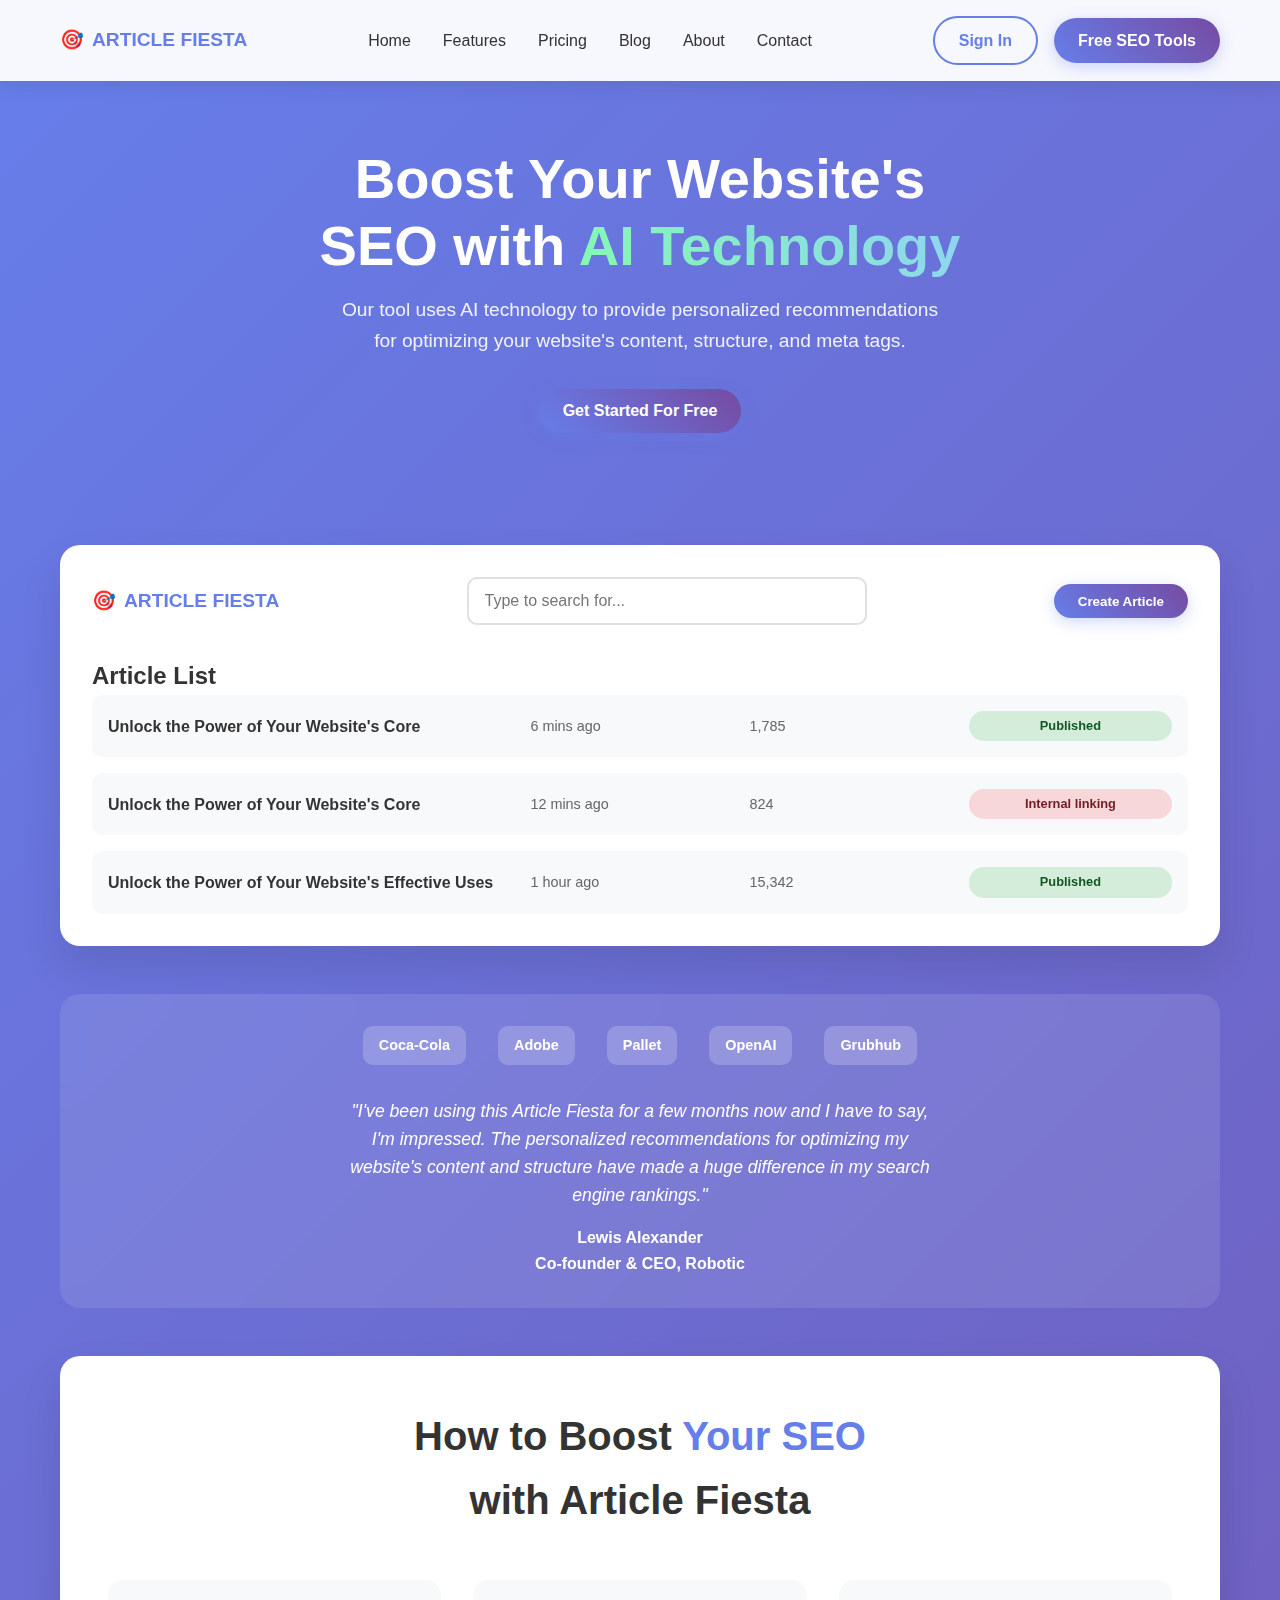
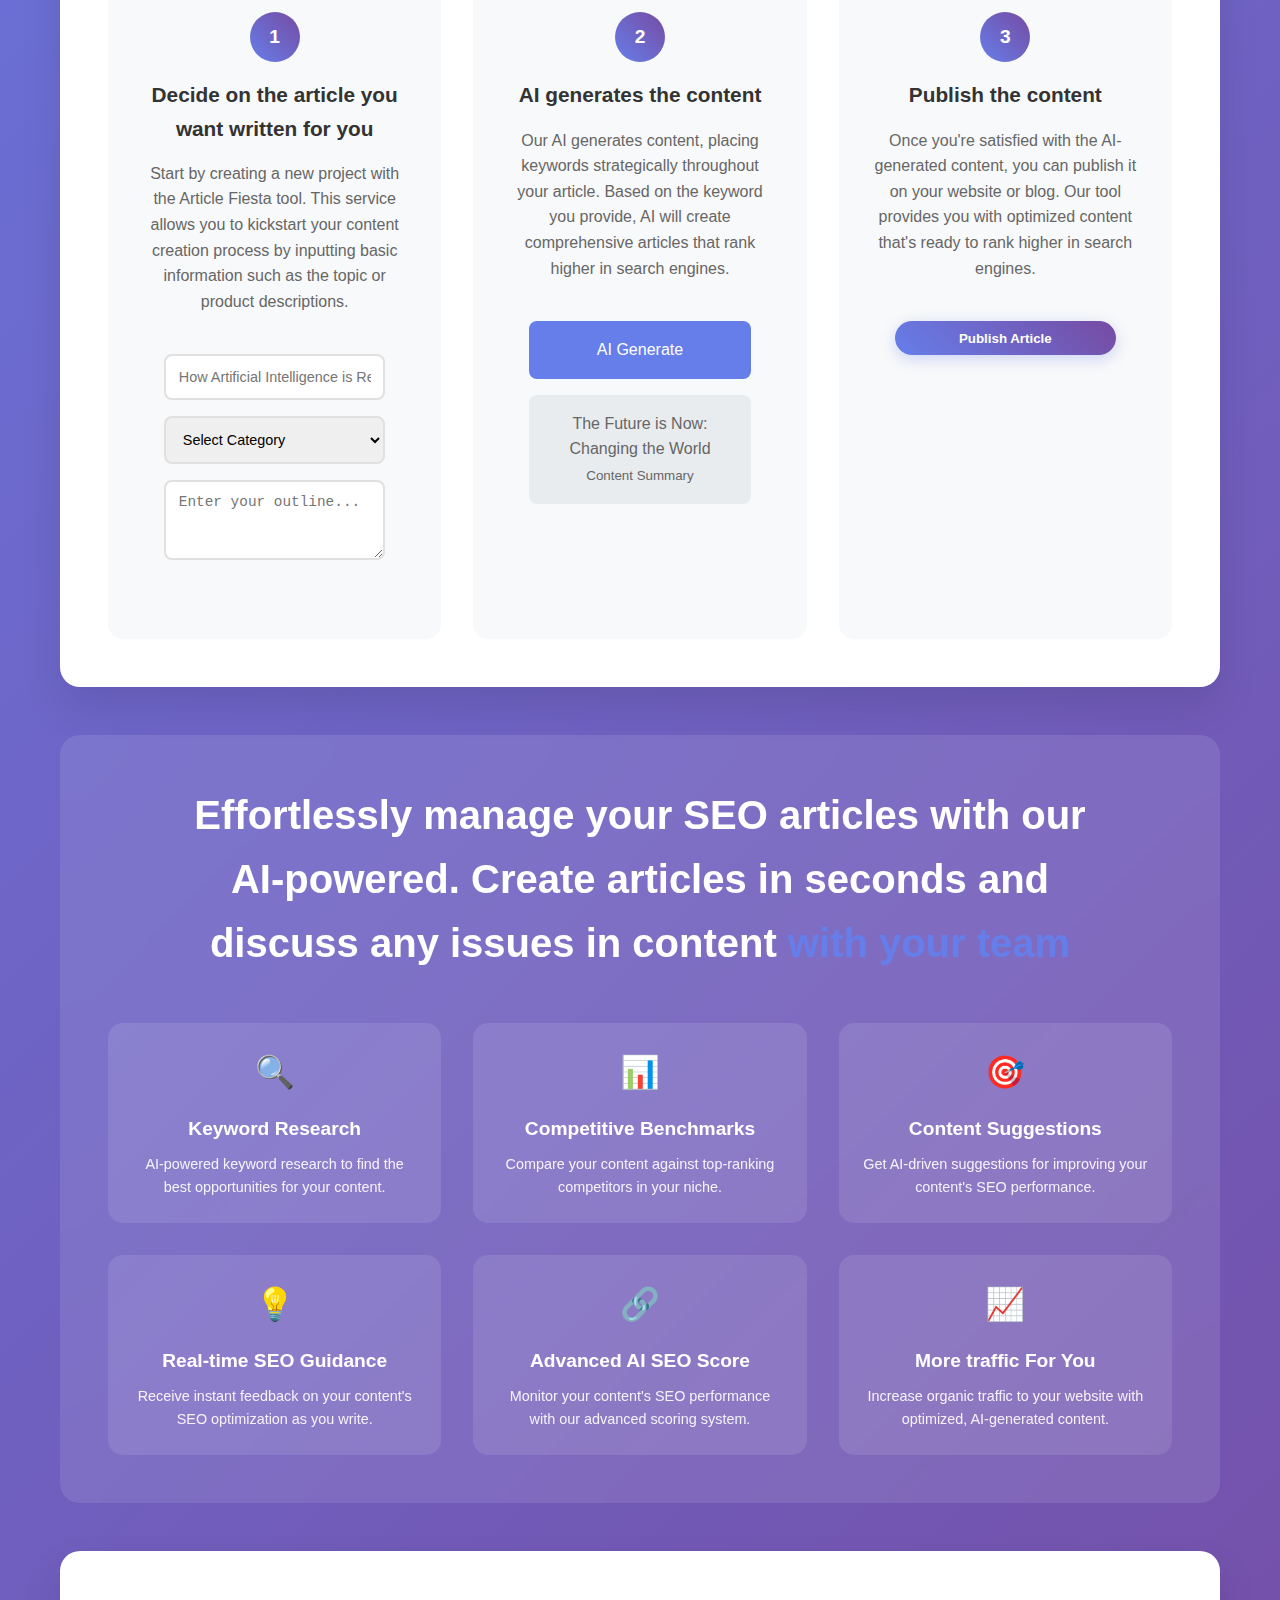
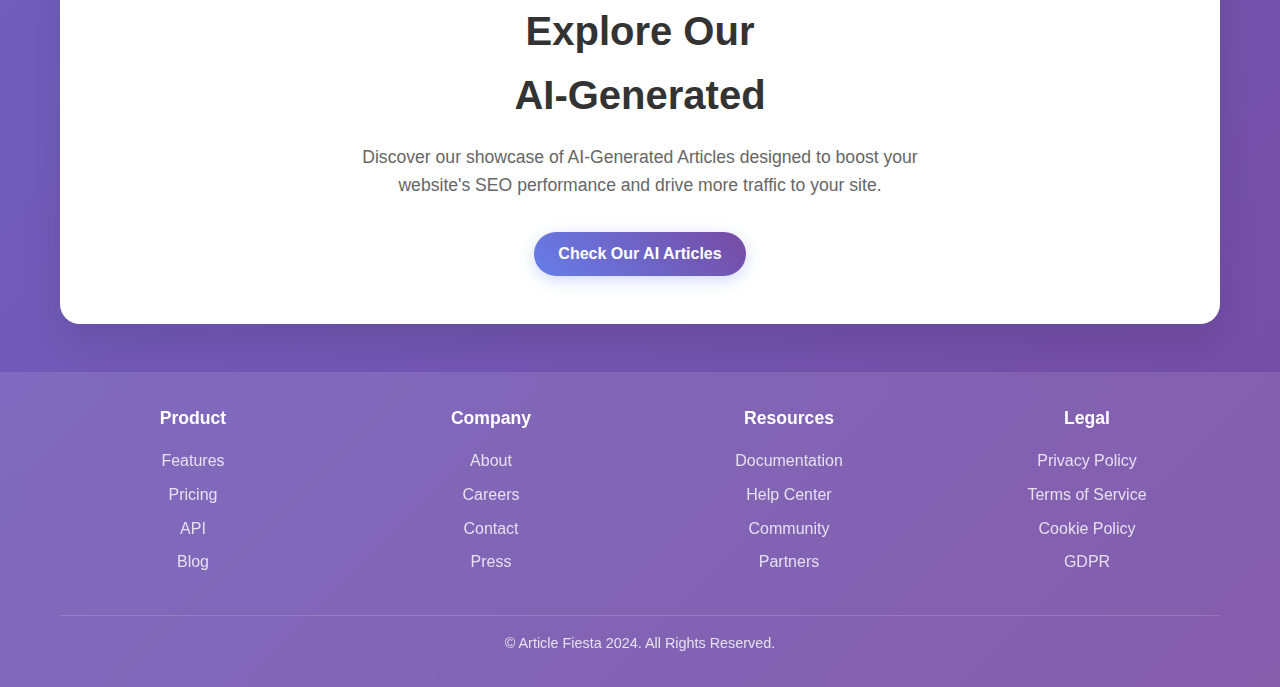
<file: ui/landseoai.html>
<!DOCTYPE html>
<html lang="en">
<head>
    <meta charset="UTF-8">
    <meta name="viewport" content="width=device-width, initial-scale=1.0">
    <title>Article Fiesta - Boost Your Website's SEO with AI Technology</title>
    <style>
        * {
            margin: 0;
            padding: 0;
            box-sizing: border-box;
        }

        body {
            font-family: -apple-system, BlinkMacSystemFont, 'Segoe UI', Roboto, sans-serif;
            line-height: 1.6;
            color: #333;
            background: linear-gradient(135deg, #667eea 0%, #764ba2 100%);
            min-height: 100vh;
        }

        .container {
            max-width: 1200px;
            margin: 0 auto;
            padding: 0 20px;
        }

        /* Header */
        header {
            background: rgba(255, 255, 255, 0.95);
            backdrop-filter: blur(10px);
            padding: 1rem 0;
            position: sticky;
            top: 0;
            z-index: 100;
            box-shadow: 0 2px 20px rgba(0, 0, 0, 0.1);
        }

        nav {
            display: flex;
            justify-content: space-between;
            align-items: center;
        }

        .logo {
            display: flex;
            align-items: center;
            font-weight: bold;
            font-size: 1.2rem;
            color: #667eea;
        }

        .logo::before {
            content: "🎯";
            margin-right: 8px;
        }

        .nav-links {
            display: flex;
            list-style: none;
            gap: 2rem;
        }

        .nav-links a {
            text-decoration: none;
            color: #333;
            font-weight: 500;
            transition: color 0.3s ease;
        }

        .nav-links a:hover {
            color: #667eea;
        }

        .nav-actions {
            display: flex;
            gap: 1rem;
            align-items: center;
        }

        .btn {
            padding: 0.6rem 1.5rem;
            border: none;
            border-radius: 25px;
            font-weight: 600;
            cursor: pointer;
            text-decoration: none;
            display: inline-block;
            transition: all 0.3s ease;
            text-align: center;
        }

        .btn-primary {
            background: linear-gradient(45deg, #667eea, #764ba2);
            color: white;
            box-shadow: 0 4px 15px rgba(102, 126, 234, 0.3);
        }

        .btn-primary:hover {
            transform: translateY(-2px);
            box-shadow: 0 6px 20px rgba(102, 126, 234, 0.4);
        }

        .btn-secondary {
            background: transparent;
            color: #667eea;
            border: 2px solid #667eea;
        }

        .btn-secondary:hover {
            background: #667eea;
            color: white;
        }

        /* Hero Section */
        .hero {
            padding: 4rem 0;
            text-align: center;
            color: white;
        }

        .hero h1 {
            font-size: 3.5rem;
            margin-bottom: 1rem;
            font-weight: 700;
            line-height: 1.2;
        }

        .hero .highlight {
            background: linear-gradient(45deg, #84fab0, #8fd3f4);
            -webkit-background-clip: text;
            -webkit-text-fill-color: transparent;
            background-clip: text;
        }

        .hero p {
            font-size: 1.2rem;
            margin-bottom: 2rem;
            opacity: 0.9;
            max-width: 600px;
            margin-left: auto;
            margin-right: auto;
        }

        /* Dashboard Preview */
        .dashboard {
            background: white;
            border-radius: 20px;
            box-shadow: 0 20px 40px rgba(0, 0, 0, 0.1);
            padding: 2rem;
            margin: 3rem 0;
            backdrop-filter: blur(10px);
        }

        .dashboard-header {
            display: flex;
            justify-content: space-between;
            align-items: center;
            margin-bottom: 2rem;
        }

        .dashboard-title {
            font-size: 1.5rem;
            font-weight: 600;
            color: #333;
        }

        .search-bar {
            position: relative;
            flex: 1;
            max-width: 400px;
            margin: 0 2rem;
        }

        .search-bar input {
            width: 100%;
            padding: 0.8rem 1rem;
            border: 2px solid #e0e0e0;
            border-radius: 10px;
            font-size: 1rem;
            outline: none;
            transition: border-color 0.3s ease;
        }

        .search-bar input:focus {
            border-color: #667eea;
        }

        .article-list {
            display: grid;
            gap: 1rem;
        }

        .article-item {
            display: grid;
            grid-template-columns: 2fr 1fr 1fr 1fr;
            gap: 1rem;
            padding: 1rem;
            background: #f8f9fa;
            border-radius: 10px;
            align-items: center;
            transition: transform 0.3s ease;
        }

        .article-item:hover {
            transform: translateY(-2px);
            box-shadow: 0 5px 15px rgba(0, 0, 0, 0.1);
        }

        .article-title {
            font-weight: 600;
            color: #333;
        }

        .article-meta {
            color: #666;
            font-size: 0.9rem;
        }

        .status-badge {
            padding: 0.3rem 0.8rem;
            border-radius: 15px;
            font-size: 0.8rem;
            font-weight: 600;
            text-align: center;
        }

        .status-published {
            background: #d4edda;
            color: #155724;
        }

        .status-draft {
            background: #f8d7da;
            color: #721c24;
        }

        /* Testimonial */
        .testimonial {
            background: rgba(255, 255, 255, 0.1);
            backdrop-filter: blur(10px);
            border-radius: 20px;
            padding: 2rem;
            margin: 3rem 0;
            text-align: center;
            color: white;
        }

        .testimonial-logos {
            display: flex;
            justify-content: center;
            gap: 2rem;
            margin-bottom: 2rem;
            flex-wrap: wrap;
        }

        .logo-item {
            padding: 0.5rem 1rem;
            background: rgba(255, 255, 255, 0.2);
            border-radius: 10px;
            font-weight: 600;
            font-size: 0.9rem;
        }

        .testimonial-text {
            font-size: 1.1rem;
            font-style: italic;
            margin-bottom: 1rem;
            max-width: 600px;
            margin-left: auto;
            margin-right: auto;
        }

        .testimonial-author {
            font-weight: 600;
        }

        /* How It Works */
        .how-it-works {
            background: white;
            border-radius: 20px;
            padding: 3rem;
            margin: 3rem 0;
            box-shadow: 0 20px 40px rgba(0, 0, 0, 0.1);
        }

        .section-title {
            font-size: 2.5rem;
            font-weight: 700;
            text-align: center;
            margin-bottom: 3rem;
            color: #333;
        }

        .section-title .highlight {
            color: #667eea;
        }

        .steps {
            display: grid;
            grid-template-columns: repeat(auto-fit, minmax(300px, 1fr));
            gap: 2rem;
        }

        .step {
            text-align: center;
            padding: 2rem;
            background: #f8f9fa;
            border-radius: 15px;
            position: relative;
            transition: transform 0.3s ease;
        }

        .step:hover {
            transform: translateY(-5px);
        }

        .step-number {
            width: 50px;
            height: 50px;
            background: linear-gradient(45deg, #667eea, #764ba2);
            color: white;
            border-radius: 50%;
            display: flex;
            align-items: center;
            justify-content: center;
            font-weight: bold;
            margin: 0 auto 1rem;
            font-size: 1.2rem;
        }

        .step h3 {
            font-size: 1.3rem;
            margin-bottom: 1rem;
            color: #333;
        }

        .step p {
            color: #666;
            line-height: 1.6;
        }

        .form-mockup {
            background: #f8f9fa;
            border-radius: 10px;
            padding: 1.5rem;
            margin-top: 1rem;
        }

        .form-mockup input,
        .form-mockup select,
        .form-mockup textarea {
            width: 100%;
            padding: 0.8rem;
            border: 2px solid #e0e0e0;
            border-radius: 8px;
            margin-bottom: 1rem;
            font-size: 0.9rem;
            outline: none;
        }

        .form-mockup textarea {
            height: 80px;
            resize: vertical;
        }

        /* Features */
        .features {
            background: rgba(255, 255, 255, 0.1);
            backdrop-filter: blur(10px);
            border-radius: 20px;
            padding: 3rem;
            margin: 3rem 0;
            color: white;
        }

        .features-grid {
            display: grid;
            grid-template-columns: repeat(auto-fit, minmax(250px, 1fr));
            gap: 2rem;
            margin-top: 2rem;
        }

        .feature {
            text-align: center;
            padding: 1.5rem;
            background: rgba(255, 255, 255, 0.1);
            border-radius: 15px;
            transition: transform 0.3s ease;
        }

        .feature:hover {
            transform: translateY(-3px);
        }

        .feature-icon {
            font-size: 2rem;
            margin-bottom: 1rem;
        }

        .feature h3 {
            font-size: 1.2rem;
            margin-bottom: 0.5rem;
        }

        .feature p {
            font-size: 0.9rem;
            opacity: 0.9;
        }

        /* CTA Section */
        .cta {
            background: white;
            border-radius: 20px;
            padding: 3rem;
            margin: 3rem 0;
            text-align: center;
            box-shadow: 0 20px 40px rgba(0, 0, 0, 0.1);
        }

        .cta h2 {
            font-size: 2.5rem;
            margin-bottom: 1rem;
            color: #333;
        }

        .cta p {
            font-size: 1.1rem;
            color: #666;
            margin-bottom: 2rem;
            max-width: 600px;
            margin-left: auto;
            margin-right: auto;
        }

        /* Footer */
        footer {
            background: rgba(255, 255, 255, 0.1);
            backdrop-filter: blur(10px);
            padding: 2rem 0;
            text-align: center;
            color: white;
            margin-top: 3rem;
        }

        .footer-content {
            display: grid;
            grid-template-columns: repeat(auto-fit, minmax(200px, 1fr));
            gap: 2rem;
            margin-bottom: 2rem;
        }

        .footer-section h4 {
            margin-bottom: 1rem;
            font-size: 1.1rem;
        }

        .footer-section a {
            color: rgba(255, 255, 255, 0.8);
            text-decoration: none;
            display: block;
            margin-bottom: 0.5rem;
            transition: color 0.3s ease;
        }

        .footer-section a:hover {
            color: white;
        }

        .footer-bottom {
            border-top: 1px solid rgba(255, 255, 255, 0.2);
            padding-top: 1rem;
            font-size: 0.9rem;
            opacity: 0.8;
        }

        /* Responsive Design */
        @media (max-width: 768px) {
            .nav-links {
                display: none;
            }

            .hero h1 {
                font-size: 2.5rem;
            }

            .dashboard {
                padding: 1rem;
            }

            .dashboard-header {
                flex-direction: column;
                gap: 1rem;
            }

            .search-bar {
                max-width: 100%;
                margin: 0;
            }

            .article-item {
                grid-template-columns: 1fr;
                text-align: center;
            }

            .steps {
                grid-template-columns: 1fr;
            }

            .section-title {
                font-size: 2rem;
            }

            .cta h2 {
                font-size: 2rem;
            }
        }
    </style>
</head>
<body>
    <header>
        <nav class="container">
            <div class="logo">ARTICLE FIESTA</div>
            <ul class="nav-links">
                <li><a href="#home">Home</a></li>
                <li><a href="#features">Features</a></li>
                <li><a href="#pricing">Pricing</a></li>
                <li><a href="#blog">Blog</a></li>
                <li><a href="#about">About</a></li>
                <li><a href="#contact">Contact</a></li>
            </ul>
            <div class="nav-actions">
                <a href="#" class="btn btn-secondary">Sign In</a>
                <a href="#" class="btn btn-primary">Free SEO Tools</a>
            </div>
        </nav>
    </header>

    <main>
        <section class="hero">
            <div class="container">
                <h1>Boost Your Website's<br>SEO with <span class="highlight">AI Technology</span></h1>
                <p>Our tool uses AI technology to provide personalized recommendations for optimizing your website's content, structure, and meta tags.</p>
                <a href="#" class="btn btn-primary">Get Started For Free</a>
            </div>
        </section>

        <section class="container">
            <div class="dashboard">
                <div class="dashboard-header">
                    <div class="logo">ARTICLE FIESTA</div>
                    <div class="search-bar">
                        <input type="text" placeholder="Type to search for...">
                    </div>
                    <button class="btn btn-primary">Create Article</button>
                </div>
                
                <h2 class="dashboard-title">Article List</h2>
                
                <div class="article-list">
                    <div class="article-item">
                        <div class="article-title">Unlock the Power of Your Website's Core</div>
                        <div class="article-meta">6 mins ago</div>
                        <div class="article-meta">1,785</div>
                        <div class="status-badge status-published">Published</div>
                    </div>
                    <div class="article-item">
                        <div class="article-title">Unlock the Power of Your Website's Core</div>
                        <div class="article-meta">12 mins ago</div>
                        <div class="article-meta">824</div>
                        <div class="status-badge status-draft">Internal linking</div>
                    </div>
                    <div class="article-item">
                        <div class="article-title">Unlock the Power of Your Website's Effective Uses</div>
                        <div class="article-meta">1 hour ago</div>
                        <div class="article-meta">15,342</div>
                        <div class="status-badge status-published">Published</div>
                    </div>
                </div>
            </div>
        </section>

        <section class="container">
            <div class="testimonial">
                <div class="testimonial-logos">
                    <div class="logo-item">Coca-Cola</div>
                    <div class="logo-item">Adobe</div>
                    <div class="logo-item">Pallet</div>
                    <div class="logo-item">OpenAI</div>
                    <div class="logo-item">Grubhub</div>
                </div>
                <div class="testimonial-text">
                    "I've been using this Article Fiesta for a few months now and I have to say, I'm impressed. The personalized recommendations for optimizing my website's content and structure have made a huge difference in my search engine rankings."
                </div>
                <div class="testimonial-author">
                    Lewis Alexander<br>
                    Co-founder & CEO, Robotic
                </div>
            </div>
        </section>

        <section class="container">
            <div class="how-it-works">
                <h2 class="section-title">How to Boost <span class="highlight">Your SEO</span><br>with Article Fiesta</h2>
                
                <div class="steps">
                    <div class="step">
                        <div class="step-number">1</div>
                        <h3>Decide on the article you want written for you</h3>
                        <p>Start by creating a new project with the Article Fiesta tool. This service allows you to kickstart your content creation process by inputting basic information such as the topic or product descriptions.</p>
                        <div class="form-mockup">
                            <input type="text" placeholder="How Artificial Intelligence is Revolutionizing">
                            <select>
                                <option>Select Category</option>
                                <option>Technology</option>
                                <option>Business</option>
                                <option>Marketing</option>
                            </select>
                            <textarea placeholder="Enter your outline..."></textarea>
                        </div>
                    </div>
                    
                    <div class="step">
                        <div class="step-number">2</div>
                        <h3>AI generates the content</h3>
                        <p>Our AI generates content, placing keywords strategically throughout your article. Based on the keyword you provide, AI will create comprehensive articles that rank higher in search engines.</p>
                        <div class="form-mockup">
                            <div style="background: #667eea; color: white; padding: 1rem; border-radius: 8px; margin-bottom: 1rem;">
                                AI Generate
                            </div>
                            <div style="background: #e9ecef; padding: 1rem; border-radius: 8px; color: #666;">
                                The Future is Now: Changing the World<br>
                                <small>Content Summary</small>
                            </div>
                        </div>
                    </div>
                    
                    <div class="step">
                        <div class="step-number">3</div>
                        <h3>Publish the content</h3>
                        <p>Once you're satisfied with the AI-generated content, you can publish it on your website or blog. Our tool provides you with optimized content that's ready to rank higher in search engines.</p>
                        <div class="form-mockup">
                            <button class="btn btn-primary" style="width: 100%;">Publish Article</button>
                        </div>
                    </div>
                </div>
            </div>
        </section>

        <section class="container">
            <div class="features">
                <h2 class="section-title" style="color: white;">Effortlessly manage your SEO articles with our<br>AI-powered. Create articles in seconds and<br>discuss any issues in content <span class="highlight">with your team</span></h2>
                
                <div class="features-grid">
                    <div class="feature">
                        <div class="feature-icon">🔍</div>
                        <h3>Keyword Research</h3>
                        <p>AI-powered keyword research to find the best opportunities for your content.</p>
                    </div>
                    <div class="feature">
                        <div class="feature-icon">📊</div>
                        <h3>Competitive Benchmarks</h3>
                        <p>Compare your content against top-ranking competitors in your niche.</p>
                    </div>
                    <div class="feature">
                        <div class="feature-icon">🎯</div>
                        <h3>Content Suggestions</h3>
                        <p>Get AI-driven suggestions for improving your content's SEO performance.</p>
                    </div>
                    <div class="feature">
                        <div class="feature-icon">💡</div>
                        <h3>Real-time SEO Guidance</h3>
                        <p>Receive instant feedback on your content's SEO optimization as you write.</p>
                    </div>
                    <div class="feature">
                        <div class="feature-icon">🔗</div>
                        <h3>Advanced AI SEO Score</h3>
                        <p>Monitor your content's SEO performance with our advanced scoring system.</p>
                    </div>
                    <div class="feature">
                        <div class="feature-icon">📈</div>
                        <h3>More traffic For You</h3>
                        <p>Increase organic traffic to your website with optimized, AI-generated content.</p>
                    </div>
                </div>
            </div>
        </section>

        <section class="container">
            <div class="cta">
                <h2>Explore Our<br>AI-Generated</h2>
                <p>Discover our showcase of AI-Generated Articles designed to boost your website's SEO performance and drive more traffic to your site.</p>
                <a href="#" class="btn btn-primary">Check Our AI Articles</a>
            </div>
        </section>
    </main>

    <footer>
        <div class="container">
            <div class="footer-content">
                <div class="footer-section">
                    <h4>Product</h4>
                    <a href="#">Features</a>
                    <a href="#">Pricing</a>
                    <a href="#">API</a>
                    <a href="#">Blog</a>
                </div>
                <div class="footer-section">
                    <h4>Company</h4>
                    <a href="#">About</a>
                    <a href="#">Careers</a>
                    <a href="#">Contact</a>
                    <a href="#">Press</a>
                </div>
                <div class="footer-section">
                    <h4>Resources</h4>
                    <a href="#">Documentation</a>
                    <a href="#">Help Center</a>
                    <a href="#">Community</a>
                    <a href="#">Partners</a>
                </div>
                <div class="footer-section">
                    <h4>Legal</h4>
                    <a href="#">Privacy Policy</a>
                    <a href="#">Terms of Service</a>
                    <a href="#">Cookie Policy</a>
                    <a href="#">GDPR</a>
                </div>
            </div>
            <div class="footer-bottom">
                <p>&copy; Article Fiesta 2024. All Rights Reserved.</p>
            </div>
        </div>
    </footer>
</body>
</html>
</file>
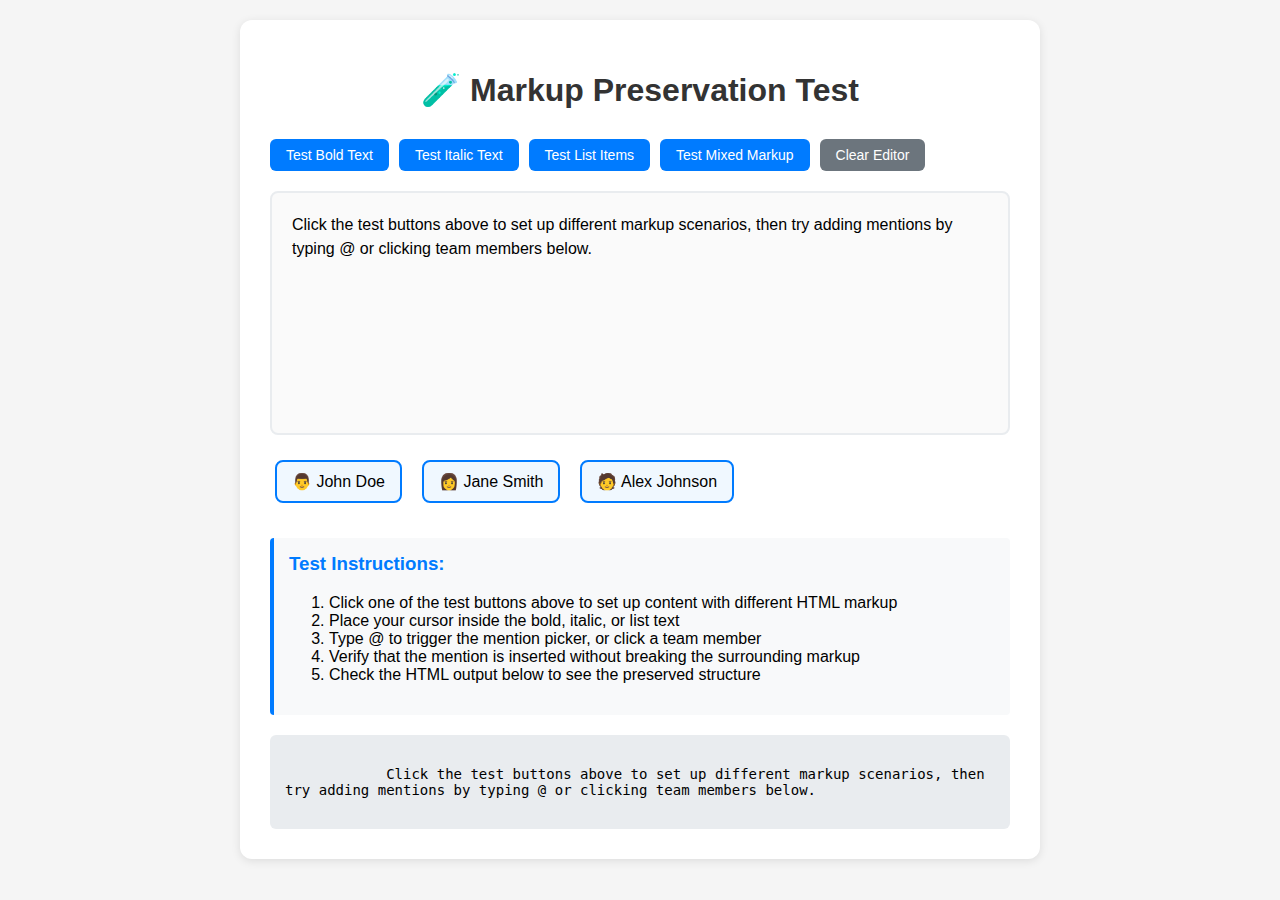
<file: ui/aicoder/markup-test.html>
<!DOCTYPE html>
<html lang="en">
<head>
    <meta charset="UTF-8">
    <meta name="viewport" content="width=device-width, initial-scale=1.0">
    <title>Markup Preservation Test</title>
    <style>
        body {
            font-family: -apple-system, BlinkMacSystemFont, 'Segoe UI', Roboto, sans-serif;
            max-width: 800px;
            margin: 0 auto;
            padding: 20px;
            background: #f5f5f5;
        }
        
        .container {
            background: white;
            padding: 30px;
            border-radius: 12px;
            box-shadow: 0 2px 10px rgba(0, 0, 0, 0.1);
        }
        
        h1 {
            color: #333;
            text-align: center;
            margin-bottom: 30px;
        }
        
        .test-editor {
            border: 2px solid #e9ecef;
            border-radius: 8px;
            padding: 20px;
            min-height: 200px;
            background: #fafafa;
            font-size: 16px;
            line-height: 1.5;
            margin-bottom: 20px;
        }
        
        .test-editor:focus {
            outline: none;
            border-color: #007bff;
            box-shadow: 0 0 0 3px rgba(0, 123, 255, 0.1);
        }
        
        .mention {
            background: #e3f2fd;
            color: #1976d2;
            padding: 2px 6px;
            border-radius: 12px;
            font-weight: 500;
            margin: 0 2px;
            display: inline-block;
        }
        
        .controls {
            display: flex;
            gap: 10px;
            margin-bottom: 20px;
            flex-wrap: wrap;
        }
        
        .btn {
            padding: 8px 16px;
            border: none;
            border-radius: 6px;
            cursor: pointer;
            font-size: 14px;
            transition: background-color 0.2s;
        }
        
        .btn-primary {
            background: #007bff;
            color: white;
        }
        
        .btn-primary:hover {
            background: #0056b3;
        }
        
        .btn-secondary {
            background: #6c757d;
            color: white;
        }
        
        .btn-secondary:hover {
            background: #545b62;
        }
        
        .test-scenarios {
            margin-top: 30px;
        }
        
        .scenario {
            margin-bottom: 20px;
            padding: 15px;
            background: #f8f9fa;
            border-left: 4px solid #007bff;
            border-radius: 4px;
        }
        
        .scenario h3 {
            margin-top: 0;
            color: #007bff;
        }
        
        .output {
            background: #e9ecef;
            padding: 15px;
            border-radius: 6px;
            margin-top: 20px;
            font-family: monospace;
            font-size: 14px;
            white-space: pre-wrap;
            overflow-x: auto;
        }
        
        .team-member {
            display: inline-block;
            background: #f0f8ff;
            border: 2px solid #007bff;
            border-radius: 8px;
            padding: 10px 15px;
            margin: 5px;
            cursor: pointer;
            transition: all 0.2s;
        }
        
        .team-member:hover {
            background: #e0f0ff;
            transform: translateY(-2px);
            box-shadow: 0 4px 8px rgba(0, 123, 255, 0.2);
        }
        
        .team-grid {
            display: flex;
            gap: 10px;
            flex-wrap: wrap;
            margin: 15px 0;
        }
    </style>
</head>
<body>
    <div class="container">
        <h1>🧪 Markup Preservation Test</h1>
        
        <div class="controls">
            <button class="btn btn-primary" onclick="setupBoldTest()">Test Bold Text</button>
            <button class="btn btn-primary" onclick="setupItalicTest()">Test Italic Text</button>
            <button class="btn btn-primary" onclick="setupListTest()">Test List Items</button>
            <button class="btn btn-primary" onclick="setupMixedTest()">Test Mixed Markup</button>
            <button class="btn btn-secondary" onclick="clearEditor()">Clear Editor</button>
        </div>
        
        <div class="test-editor" id="testEditor" contenteditable="true">
            Click the test buttons above to set up different markup scenarios, then try adding mentions by typing @ or clicking team members below.
        </div>
        
        <div class="team-grid">
            <div class="team-member" onclick="addMentionFromTeam('john_doe')">👨 John Doe</div>
            <div class="team-member" onclick="addMentionFromTeam('jane_smith')">👩 Jane Smith</div>
            <div class="team-member" onclick="addMentionFromTeam('alex_johnson')">🧑 Alex Johnson</div>
        </div>
        
        <div class="test-scenarios">
            <div class="scenario">
                <h3>Test Instructions:</h3>
                <ol>
                    <li>Click one of the test buttons above to set up content with different HTML markup</li>
                    <li>Place your cursor inside the bold, italic, or list text</li>
                    <li>Type @ to trigger the mention picker, or click a team member</li>
                    <li>Verify that the mention is inserted without breaking the surrounding markup</li>
                    <li>Check the HTML output below to see the preserved structure</li>
                </ol>
            </div>
        </div>
        
        <div class="output" id="htmlOutput">
            HTML output will appear here...
        </div>
    </div>

    <script src="mention-picker.js"></script>
    <script>
        const testEditor = document.getElementById('testEditor');
        const htmlOutput = document.getElementById('htmlOutput');
        
        // Initialize mention picker
        const mentionPicker = MentionPicker.attachTo(testEditor);
        
        // Set up test team members
        const testTeam = [
            { id: 'john_doe', name: 'John Doe', avatar: '👨', title: 'Developer' },
            { id: 'jane_smith', name: 'Jane Smith', avatar: '👩', title: 'Designer' },
            { id: 'alex_johnson', name: 'Alex Johnson', avatar: '🧑', title: 'Manager' }
        ];
        mentionPicker.setMentionItems(testTeam);
        
        // Test scenarios
        function setupBoldTest() {
            testEditor.innerHTML = `
                <p>This is some <strong>bold text where you can add mentions here</strong> to test markup preservation.</p>
                <p>Try placing your cursor inside the bold text and adding a mention.</p>
            `;
            updateOutput();
        }
        
        function setupItalicTest() {
            testEditor.innerHTML = `
                <p>This is some <em>italic text where you can add mentions here</em> to test markup preservation.</p>
                <p>Try placing your cursor inside the italic text and adding a mention.</p>
            `;
            updateOutput();
        }
        
        function setupListTest() {
            testEditor.innerHTML = `
                <h3>Project Tasks:</h3>
                <ul>
                    <li>Complete the frontend development - assign to team member</li>
                    <li>Review the backend API - needs team member assignment</li>
                    <li>Test the user interface - waiting for team member</li>
                </ul>
                <p>Try adding mentions inside the list items.</p>
            `;
            updateOutput();
        }
        
        function setupMixedTest() {
            testEditor.innerHTML = `
                <h3>Complex Markup Test</h3>
                <p>This paragraph has <strong>bold text with <em>nested italic</em> content</strong> and <u>underlined text</u>.</p>
                <blockquote>
                    <p>This is a <strong>quote with bold text</strong> where you can add mentions.</p>
                </blockquote>
                <ol>
                    <li>First item with <strong>bold</strong> text</li>
                    <li>Second item with <em>italic</em> text</li>
                    <li>Third item with <code>code formatting</code></li>
                </ol>
                <p>Try adding mentions in different parts of this complex markup.</p>
            `;
            updateOutput();
        }
        
        function clearEditor() {
            testEditor.innerHTML = 'Click the test buttons above to set up different markup scenarios, then try adding mentions by typing @ or clicking team members below.';
            updateOutput();
        }
        
        function addMentionFromTeam(memberId) {
            const member = testTeam.find(m => m.id === memberId);
            if (!member) return;
            
            // Get current cursor position or set to end
            const selection = window.getSelection();
            let range;
            
            if (selection.rangeCount > 0 && testEditor.contains(selection.anchorNode)) {
                range = selection.getRangeAt(0);
            } else {
                // Set cursor to end of editor
                range = document.createRange();
                range.selectNodeContents(testEditor);
                range.collapse(false);
            }
            
            // Create mention element
            const mentionElement = document.createElement('span');
            mentionElement.contentEditable = false;
            mentionElement.className = 'mention';
            mentionElement.dataset.id = member.id;
            mentionElement.dataset.name = member.name;
            mentionElement.textContent = `@${member.name}`;
            
            // Check if we need to add space before mention
            const needsSpaceBefore = () => {
                if (range.startOffset === 0) return false;
                
                const startContainer = range.startContainer;
                if (startContainer.nodeType === Node.TEXT_NODE) {
                    const containerText = startContainer.textContent || '';
                    const charBefore = containerText[range.startOffset - 1];
                    return charBefore && charBefore !== ' ' && charBefore !== '\n';
                } else {
                    // Check if previous sibling is a mention or other element that needs spacing
                    const previousSibling = startContainer.previousSibling;
                    if (previousSibling && previousSibling.nodeType === Node.ELEMENT_NODE) {
                        return true; // Add space after elements
                    }
                }
                return false;
            };
            
            // Insert space before mention if needed
            if (needsSpaceBefore()) {
                const spaceBefore = document.createTextNode(' ');
                range.insertNode(spaceBefore);
                range.setStartAfter(spaceBefore);
            }
            
            // Insert the mention
            range.insertNode(mentionElement);
            
            // Check if we need space after mention
            const needsSpaceAfter = () => {
                const nextSibling = mentionElement.nextSibling;
                if (!nextSibling) return true;
                
                if (nextSibling.nodeType === Node.TEXT_NODE) {
                    const text = nextSibling.textContent;
                    return text.length > 0 && text[0] !== ' ' && text[0] !== '\n';
                }
                
                return true; // Add space before other elements
            };
            
            // Add space after mention if needed
            if (needsSpaceAfter()) {
                const spaceAfter = document.createTextNode(' ');
                range.setStartAfter(mentionElement);
                range.insertNode(spaceAfter);
                
                // Set cursor after the space
                range.setStartAfter(spaceAfter);
            } else {
                // Set cursor after the mention
                range.setStartAfter(mentionElement);
            }
            
            range.collapse(true);
            selection.removeAllRanges();
            selection.addRange(range);
            
            testEditor.focus();
            updateOutput();
        }
        
        function updateOutput() {
            htmlOutput.textContent = testEditor.innerHTML;
        }
        
        // Listen for input changes to update output
        testEditor.addEventListener('input', updateOutput);
        testEditor.addEventListener('mention-selected', updateOutput);
        
        // Initial output
        updateOutput();
    </script>
</body>
</html>
</file>
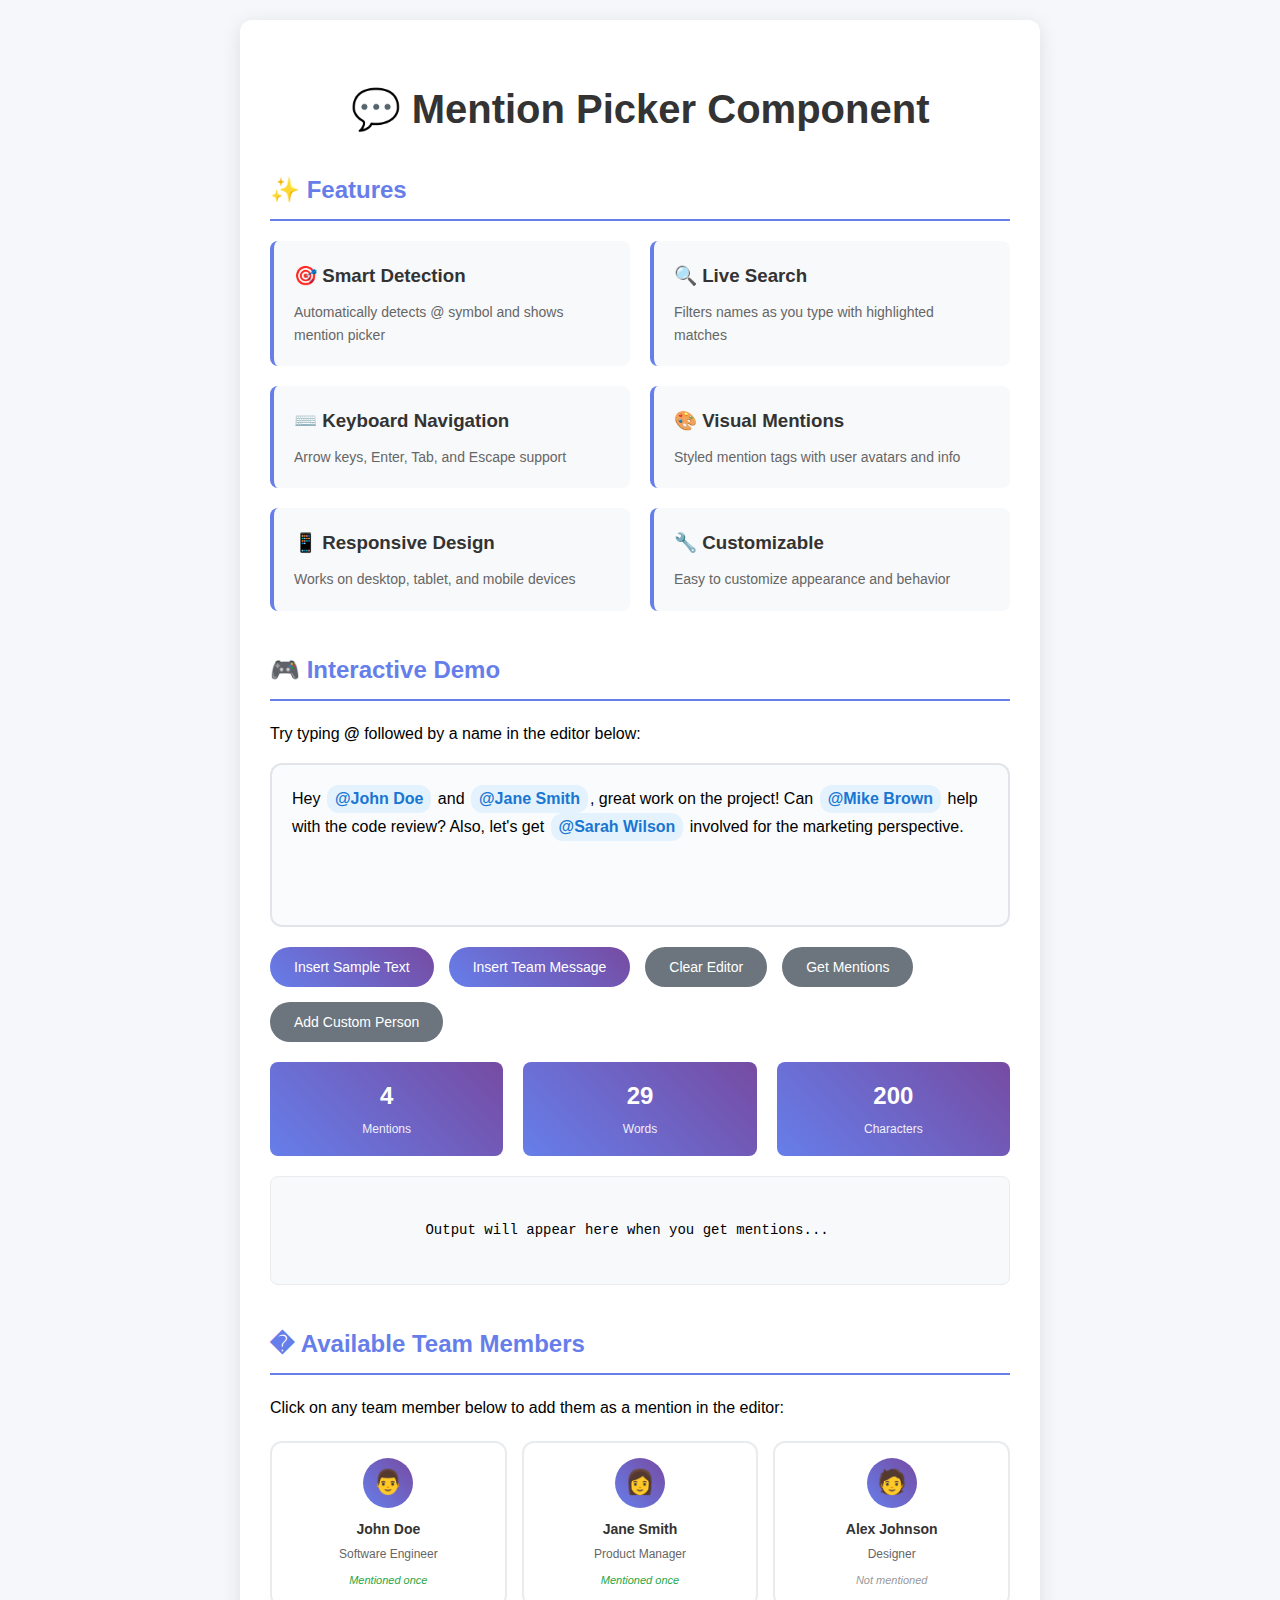
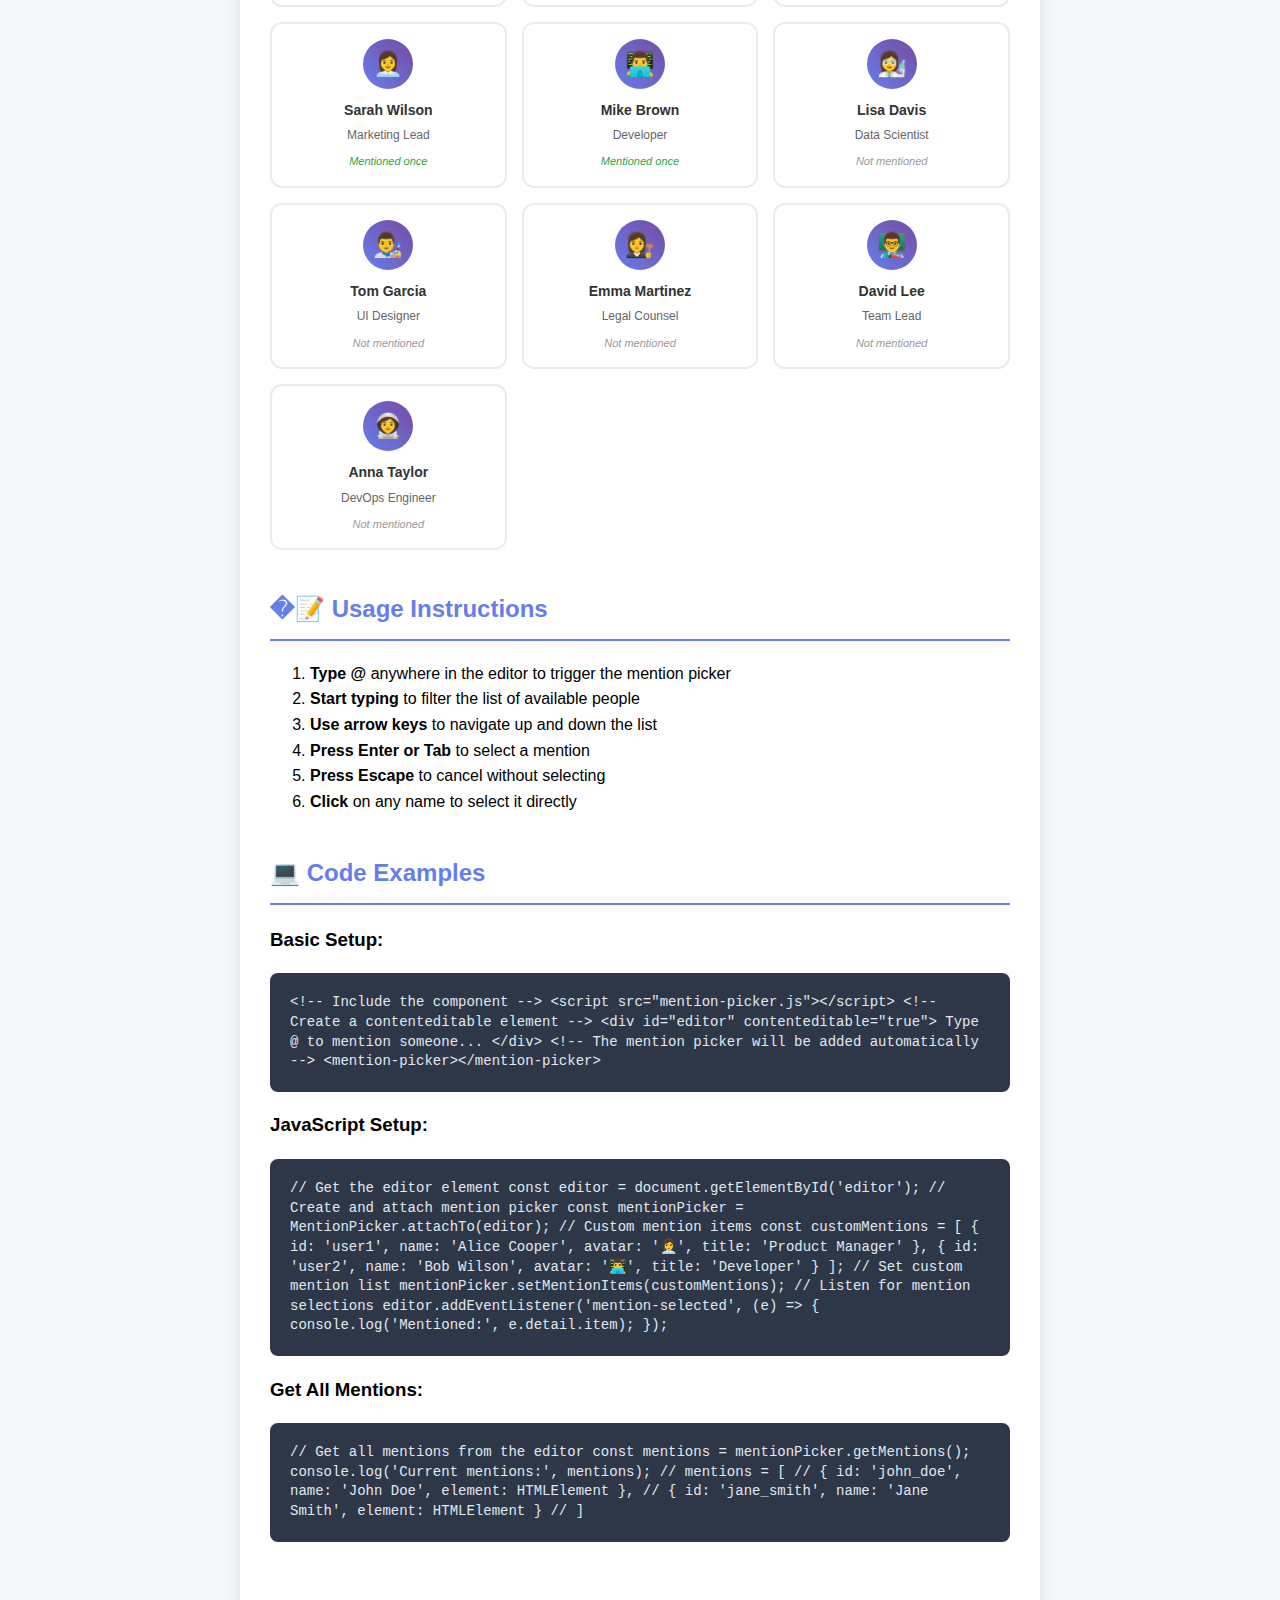
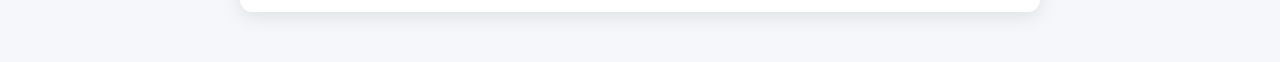
<file: ui/aicoder/mention-picker-demo copy.html>
<!DOCTYPE html>
<html lang="en">
<head>
    <meta charset="UTF-8">
    <meta name="viewport" content="width=device-width, initial-scale=1.0">
    <title>Mention Picker Component Demo</title>
    <style>
        body {
            font-family: 'Segoe UI', Tahoma, Geneva, Verdana, sans-serif;
            max-width: 800px;
            margin: 0 auto;
            padding: 20px;
            background: #f5f7fa;
            line-height: 1.6;
        }
        
        .demo-container {
            background: white;
            padding: 30px;
            border-radius: 12px;
            box-shadow: 0 4px 20px rgba(0,0,0,0.1);
            margin-bottom: 30px;
        }
        
        h1 {
            color: #333;
            text-align: center;
            margin-bottom: 30px;
            font-size: 2.5rem;
        }
        
        .demo-section {
            margin-bottom: 40px;
        }
        
        .demo-section h2 {
            color: #667eea;
            border-bottom: 2px solid #667eea;
            padding-bottom: 10px;
            margin-bottom: 20px;
        }
        
        .editor {
            border: 2px solid #e1e5e9;
            border-radius: 12px;
            padding: 20px;
            min-height: 120px;
            font-size: 16px;
            line-height: 1.5;
            transition: border-color 0.3s ease;
            background: #fafbfc;
        }
        
        .editor:focus {
            outline: none;
            border-color: #667eea;
            background: white;
        }
        
        .editor:empty:before {
            content: "Type @ to mention someone...";
            color: #999;
            font-style: italic;
        }
        
        .mention {
            background: #e3f2fd !important;
            color: #1976d2 !important;
            padding: 2px 8px !important;
            border-radius: 12px !important;
            font-weight: 600 !important;
            margin: 0 2px !important;
            display: inline-block !important;
            user-select: none;
        }
        
        .controls {
            display: flex;
            gap: 15px;
            margin: 20px 0;
            flex-wrap: wrap;
        }
        
        .btn {
            background: linear-gradient(45deg, #667eea, #764ba2);
            color: white;
            border: none;
            padding: 12px 24px;
            border-radius: 25px;
            cursor: pointer;
            font-size: 14px;
            font-weight: 500;
            transition: all 0.3s ease;
        }
        
        .btn:hover {
            transform: translateY(-2px);
            box-shadow: 0 6px 20px rgba(102, 126, 234, 0.3);
        }
        
        .btn.secondary {
            background: #6c757d;
        }
        
        .output {
            background: #f8f9fa;
            padding: 20px;
            border-radius: 8px;
            margin: 20px 0;
            border: 1px solid #e9ecef;
            font-family: 'Courier New', monospace;
            font-size: 14px;
            white-space: pre-wrap;
        }
        
        .feature-grid {
            display: grid;
            grid-template-columns: repeat(auto-fit, minmax(250px, 1fr));
            gap: 20px;
            margin: 20px 0;
        }
        
        .feature-item {
            background: #f8f9fa;
            padding: 20px;
            border-radius: 8px;
            border-left: 4px solid #667eea;
        }
        
        .feature-item h3 {
            margin: 0 0 10px 0;
            color: #333;
        }
        
        .feature-item p {
            margin: 0;
            color: #666;
            font-size: 14px;
        }
        
        .example-mention {
            background: #e3f2fd;
            color: #1976d2;
            padding: 4px 8px;
            border-radius: 12px;
            font-weight: 600;
            margin: 0 2px;
            display: inline-block;
        }
        
        .code-example {
            background: #2d3748;
            color: #e2e8f0;
            padding: 20px;
            border-radius: 8px;
            overflow-x: auto;
            margin: 15px 0;
            font-family: 'Courier New', monospace;
            font-size: 14px;
            line-height: 1.4;
        }
        
        .stats {
            display: flex;
            gap: 20px;
            margin: 20px 0;
            flex-wrap: wrap;
        }
        
        .stat-item {
            background: linear-gradient(45deg, #667eea, #764ba2);
            color: white;
            padding: 15px 20px;
            border-radius: 8px;
            text-align: center;
            flex: 1;
            min-width: 120px;
        }
        
        .stat-number {
            font-size: 24px;
            font-weight: bold;
            display: block;
        }
        
        .stat-label {
            font-size: 12px;
            opacity: 0.9;
        }
        
        .team-grid {
            display: grid;
            grid-template-columns: repeat(auto-fill, minmax(200px, 1fr));
            gap: 15px;
            margin: 20px 0;
        }
        
        .team-member {
            background: white;
            border: 2px solid #e9ecef;
            border-radius: 12px;
            padding: 15px;
            cursor: pointer;
            transition: all 0.3s ease;
            text-align: center;
            position: relative;
            overflow: hidden;
        }
        
        .team-member:hover {
            border-color: #667eea;
            transform: translateY(-2px);
            box-shadow: 0 8px 25px rgba(102, 126, 234, 0.15);
        }
        
        .team-member.mentioned {
            border-color: #28a745;
            background: #f8fff9;
        }
        
        .team-member.mentioned::after {
            content: "✓";
            position: absolute;
            top: 8px;
            right: 8px;
            color: #28a745;
            font-weight: bold;
            font-size: 16px;
        }
        
        .team-avatar {
            width: 50px;
            height: 50px;
            border-radius: 50%;
            background: linear-gradient(45deg, #667eea, #764ba2);
            display: flex;
            align-items: center;
            justify-content: center;
            margin: 0 auto 10px;
            font-size: 24px;
            color: white;
        }
        
        .team-name {
            font-weight: 600;
            color: #333;
            margin-bottom: 5px;
            font-size: 14px;
        }
        
        .team-title {
            font-size: 12px;
            color: #666;
            margin-bottom: 8px;
        }
        
        .mention-count {
            font-size: 11px;
            color: #999;
            font-style: italic;
        }
    </style>
</head>
<body>
    <div class="demo-container">
        <h1>💬 Mention Picker Component</h1>
        
        <div class="demo-section">
            <h2>✨ Features</h2>
            <div class="feature-grid">
                <div class="feature-item">
                    <h3>🎯 Smart Detection</h3>
                    <p>Automatically detects @ symbol and shows mention picker</p>
                </div>
                <div class="feature-item">
                    <h3>🔍 Live Search</h3>
                    <p>Filters names as you type with highlighted matches</p>
                </div>
                <div class="feature-item">
                    <h3>⌨️ Keyboard Navigation</h3>
                    <p>Arrow keys, Enter, Tab, and Escape support</p>
                </div>
                <div class="feature-item">
                    <h3>🎨 Visual Mentions</h3>
                    <p>Styled mention tags with user avatars and info</p>
                </div>
                <div class="feature-item">
                    <h3>📱 Responsive Design</h3>
                    <p>Works on desktop, tablet, and mobile devices</p>
                </div>
                <div class="feature-item">
                    <h3>🔧 Customizable</h3>
                    <p>Easy to customize appearance and behavior</p>
                </div>
            </div>
        </div>
        
        <div class="demo-section">
            <h2>🎮 Interactive Demo</h2>
            <p>Try typing <strong>@</strong> followed by a name in the editor below:</p>
            
            <div id="editor" class="editor" contenteditable="true">
                Hey <span class="mention" data-id="john_doe" data-name="John Doe">@John Doe</span> and <span class="mention" data-id="jane_smith" data-name="Jane Smith">@Jane Smith</span>, great work on the project! Can <span class="mention" data-id="mike_brown" data-name="Mike Brown">@Mike Brown</span> help with the code review? Also, let's get <span class="mention" data-id="sarah_wilson" data-name="Sarah Wilson">@Sarah Wilson</span> involved for the marketing perspective.
            </div>
            
            <div class="controls">
                <button class="btn" onclick="insertSampleText()">Insert Sample Text</button>
                <button class="btn" onclick="insertTeamMessage()">Insert Team Message</button>
                <button class="btn secondary" onclick="clearEditor()">Clear Editor</button>
                <button class="btn secondary" onclick="getMentions()">Get Mentions</button>
                <button class="btn secondary" onclick="addCustomPerson()">Add Custom Person</button>
            </div>
            
            <div class="stats">
                <div class="stat-item">
                    <span class="stat-number" id="mentionCount">4</span>
                    <span class="stat-label">Mentions</span>
                </div>
                <div class="stat-item">
                    <span class="stat-number" id="wordCount">28</span>
                    <span class="stat-label">Words</span>
                </div>
                <div class="stat-item">
                    <span class="stat-number" id="charCount">180</span>
                    <span class="stat-label">Characters</span>
                </div>
            </div>
            
            <div id="output" class="output">
                Output will appear here when you get mentions...
            </div>
        </div>
        
        <div class="demo-section">
            <h2>� Available Team Members</h2>
            <p>Click on any team member below to add them as a mention in the editor:</p>
            
            <div class="team-grid" id="teamGrid">
                <!-- Team members will be populated here -->
            </div>
        </div>
        
        <div class="demo-section">
            <h2>�📝 Usage Instructions</h2>
            <ol>
                <li><strong>Type @</strong> anywhere in the editor to trigger the mention picker</li>
                <li><strong>Start typing</strong> to filter the list of available people</li>
                <li><strong>Use arrow keys</strong> to navigate up and down the list</li>
                <li><strong>Press Enter or Tab</strong> to select a mention</li>
                <li><strong>Press Escape</strong> to cancel without selecting</li>
                <li><strong>Click</strong> on any name to select it directly</li>
            </ol>
        </div>
        
        <div class="demo-section">
            <h2>💻 Code Examples</h2>
            
            <h3>Basic Setup:</h3>
            <div class="code-example">
&lt;!-- Include the component --&gt;
&lt;script src="mention-picker.js"&gt;&lt;/script&gt;

&lt;!-- Create a contenteditable element --&gt;
&lt;div id="editor" contenteditable="true"&gt;
    Type @ to mention someone...
&lt;/div&gt;

&lt;!-- The mention picker will be added automatically --&gt;
&lt;mention-picker&gt;&lt;/mention-picker&gt;
            </div>
            
            <h3>JavaScript Setup:</h3>
            <div class="code-example">
// Get the editor element
const editor = document.getElementById('editor');

// Create and attach mention picker
const mentionPicker = MentionPicker.attachTo(editor);

// Custom mention items
const customMentions = [
    { 
        id: 'user1', 
        name: 'Alice Cooper', 
        avatar: '👩‍💼', 
        title: 'Product Manager' 
    },
    { 
        id: 'user2', 
        name: 'Bob Wilson', 
        avatar: '👨‍💻', 
        title: 'Developer' 
    }
];

// Set custom mention list
mentionPicker.setMentionItems(customMentions);

// Listen for mention selections
editor.addEventListener('mention-selected', (e) => {
    console.log('Mentioned:', e.detail.item);
});
            </div>
            
            <h3>Get All Mentions:</h3>
            <div class="code-example">
// Get all mentions from the editor
const mentions = mentionPicker.getMentions();
console.log('Current mentions:', mentions);

// mentions = [
//     { id: 'john_doe', name: 'John Doe', element: HTMLElement },
//     { id: 'jane_smith', name: 'Jane Smith', element: HTMLElement }
// ]
            </div>
        </div>
    </div>

    <!-- Include the Mention Picker Component -->
    <script src="mention-picker.js"></script>
    
    <script>
        // Initialize the mention picker
        const editor = document.getElementById('editor');
        const mentionPicker = MentionPicker.attachTo(editor);
        const teamGrid = document.getElementById('teamGrid');
        
        // Populate team grid
        function populateTeamGrid() {
            teamGrid.innerHTML = mentionPicker.mentionItems.map(member => `
                <div class="team-member" data-id="${member.id}" onclick="addMentionFromList('${member.id}')">
                    <div class="team-avatar">${member.avatar}</div>
                    <div class="team-name">${member.name}</div>
                    <div class="team-title">${member.title}</div>
                    <div class="mention-count" id="count-${member.id}">Not mentioned</div>
                </div>
            `).join('');
            updateTeamMemberStatus();
        }
        
        // Add mention from team list
        function addMentionFromList(memberId) {
            const member = mentionPicker.mentionItems.find(m => m.id === memberId);
            if (!member) return;
            
            // Get current cursor position or set to end
            const selection = window.getSelection();
            let range;
            
            if (selection.rangeCount > 0 && editor.contains(selection.anchorNode)) {
                range = selection.getRangeAt(0);
            } else {
                // Set cursor to end of editor
                range = document.createRange();
                range.selectNodeContents(editor);
                range.collapse(false);
            }
            
            // Create mention element
            const mentionElement = document.createElement('span');
            mentionElement.contentEditable = false;
            mentionElement.className = 'mention';
            mentionElement.dataset.id = member.id;
            mentionElement.dataset.name = member.name;
            mentionElement.textContent = `@${member.name}`;
            
            // Insert mention at cursor position
            range.deleteContents();
            
            // Add space before mention if needed
            const textBefore = range.startContainer.textContent;
            if (textBefore && !textBefore.endsWith(' ')) {
                range.insertNode(document.createTextNode(' '));
            }
            
            range.insertNode(mentionElement);
            
            // Add space after mention
            const spaceAfter = document.createTextNode(' ');
            range.setStartAfter(mentionElement);
            range.insertNode(spaceAfter);
            
            // Set cursor after the space
            range.setStartAfter(spaceAfter);
            range.collapse(true);
            selection.removeAllRanges();
            selection.addRange(range);
            
            editor.focus();
            updateStats();
            updateTeamMemberStatus();
            
            // Dispatch event
            editor.dispatchEvent(new CustomEvent('mention-selected', {
                detail: { item: member, source: 'team-list' }
            }));
        }
        
        // Update team member status based on current mentions
        function updateTeamMemberStatus() {
            const currentMentions = mentionPicker.getMentions();
            const mentionCounts = {};
            
            // Count mentions for each member
            currentMentions.forEach(mention => {
                mentionCounts[mention.id] = (mentionCounts[mention.id] || 0) + 1;
            });
            
            // Update team member cards
            mentionPicker.mentionItems.forEach(member => {
                const memberCard = document.querySelector(`[data-id="${member.id}"]`);
                const countElement = document.getElementById(`count-${member.id}`);
                
                if (memberCard && countElement) {
                    const count = mentionCounts[member.id] || 0;
                    
                    if (count > 0) {
                        memberCard.classList.add('mentioned');
                        countElement.textContent = count === 1 ? 'Mentioned once' : `Mentioned ${count} times`;
                        countElement.style.color = '#28a745';
                    } else {
                        memberCard.classList.remove('mentioned');
                        countElement.textContent = 'Not mentioned';
                        countElement.style.color = '#999';
                    }
                }
            });
        }
        
        // Listen for mention selections
        editor.addEventListener('mention-selected', (e) => {
            console.log('Mention selected:', e.detail.item);
            updateStats();
            updateTeamMemberStatus();
        });
        
        // Listen for input to update stats
        editor.addEventListener('input', () => {
            updateStats();
            updateTeamMemberStatus();
        });
        
        // Demo functions
        function insertSampleText() {
            const sampleTexts = [
                "Great work on the project <span class=\"mention\" data-id=\"jane_smith\" data-name=\"Jane Smith\">@Jane Smith</span>! Can you get <span class=\"mention\" data-id=\"mike_brown\" data-name=\"Mike Brown\">@Mike Brown</span> and <span class=\"mention\" data-id=\"alex_johnson\" data-name=\"Alex Johnson\">@Alex Johnson</span> to review the code?",
                "Meeting tomorrow at 3pm with <span class=\"mention\" data-id=\"sarah_wilson\" data-name=\"Sarah Wilson\">@Sarah Wilson</span>, <span class=\"mention\" data-id=\"tom_garcia\" data-name=\"Tom Garcia\">@Tom Garcia</span>, and <span class=\"mention\" data-id=\"lisa_davis\" data-name=\"Lisa Davis\">@Lisa Davis</span>",
                "<span class=\"mention\" data-id=\"david_lee\" data-name=\"David Lee\">@David Lee</span>, please coordinate with <span class=\"mention\" data-id=\"anna_taylor\" data-name=\"Anna Taylor\">@Anna Taylor</span> and <span class=\"mention\" data-id=\"emma_martinez\" data-name=\"Emma Martinez\">@Emma Martinez</span> on the deployment strategy",
                "Thanks <span class=\"mention\" data-id=\"lisa_davis\" data-name=\"Lisa Davis\">@Lisa Davis</span> for the amazing data analysis! <span class=\"mention\" data-id=\"alex_johnson\" data-name=\"Alex Johnson\">@Alex Johnson</span>, can you design the dashboard? Let's also get <span class=\"mention\" data-id=\"tom_garcia\" data-name=\"Tom Garcia\">@Tom Garcia</span> to help with the UI.",
                "Let's schedule a review with <span class=\"mention\" data-id=\"john_doe\" data-name=\"John Doe\">@John Doe</span>, <span class=\"mention\" data-id=\"emma_martinez\" data-name=\"Emma Martinez\">@Emma Martinez</span>, and <span class=\"mention\" data-id=\"mike_brown\" data-name=\"Mike Brown\">@Mike Brown</span> to finalize the project requirements",
                "Team standup: <span class=\"mention\" data-id=\"sarah_wilson\" data-name=\"Sarah Wilson\">@Sarah Wilson</span> will present marketing updates, <span class=\"mention\" data-id=\"david_lee\" data-name=\"David Lee\">@David Lee</span> will cover technical progress, and <span class=\"mention\" data-id=\"jane_smith\" data-name=\"Jane Smith\">@Jane Smith</span> will discuss product roadmap",
                "Code review needed! <span class=\"mention\" data-id=\"anna_taylor\" data-name=\"Anna Taylor\">@Anna Taylor</span> and <span class=\"mention\" data-id=\"tom_garcia\" data-name=\"Tom Garcia\">@Tom Garcia</span>, please check the pull request. <span class=\"mention\" data-id=\"lisa_davis\" data-name=\"Lisa Davis\">@Lisa Davis</span>, can you validate the analytics integration?"
            ];
            
            const randomText = sampleTexts[Math.floor(Math.random() * sampleTexts.length)];
            editor.innerHTML = randomText;
            updateStats();
            updateTeamMemberStatus();
        }
        
        function insertTeamMessage() {
            const teamMessage = `🚀 Project Update: 

Thanks to our amazing team! <span class="mention" data-id="john_doe" data-name="John Doe">@John Doe</span> completed the backend API, <span class="mention" data-id="jane_smith" data-name="Jane Smith">@Jane Smith</span> finalized the product requirements, and <span class="mention" data-id="alex_johnson" data-name="Alex Johnson">@Alex Johnson</span> delivered the UI designs.

Next week's priorities:
• <span class="mention" data-id="mike_brown" data-name="Mike Brown">@Mike Brown</span> - Frontend implementation
• <span class="mention" data-id="sarah_wilson" data-name="Sarah Wilson">@Sarah Wilson</span> - Marketing campaign launch
• <span class="mention" data-id="lisa_davis" data-name="Lisa Davis">@Lisa Davis</span> - Analytics dashboard setup
• <span class="mention" data-id="tom_garcia" data-name="Tom Garcia">@Tom Garcia</span> - User experience testing

Let's have <span class="mention" data-id="david_lee" data-name="David Lee">@David Lee</span> coordinate the timeline and <span class="mention" data-id="anna_taylor" data-name="Anna Taylor">@Anna Taylor</span> handle the deployment planning. <span class="mention" data-id="emma_martinez" data-name="Emma Martinez">@Emma Martinez</span> will ensure we're compliant with all requirements.

Great job everyone! 🎉`;
            
            editor.innerHTML = teamMessage;
            updateStats();
            updateTeamMemberStatus();
        }
        
        function clearEditor() {
            editor.innerHTML = '';
            updateStats();
            updateTeamMemberStatus();
        }
        
        function getMentions() {
            const mentions = mentionPicker.getMentions();
            const output = document.getElementById('output');
            
            if (mentions.length === 0) {
                output.textContent = 'No mentions found in the editor.';
            } else {
                output.textContent = 'Mentions found:\n\n' + 
                    mentions.map((mention, index) => 
                        `${index + 1}. ${mention.name} (ID: ${mention.id})`
                    ).join('\n');
            }
        }
        
        function addCustomPerson() {
            const name = prompt('Enter person name:');
            if (name) {
                const newPerson = {
                    id: name.toLowerCase().replace(/\s+/g, '_'),
                    name: name,
                    avatar: '👤',
                    title: 'Custom User'
                };
                mentionPicker.addMentionItem(newPerson);
                populateTeamGrid(); // Refresh the team grid
                alert(`Added ${name} to the mention list!`);
            }
        }
        
        function updateStats() {
            const mentions = mentionPicker.getMentions();
            const text = editor.textContent || '';
            const words = text.trim() ? text.trim().split(/\s+/).length : 0;
            
            document.getElementById('mentionCount').textContent = mentions.length;
            document.getElementById('wordCount').textContent = words;
            document.getElementById('charCount').textContent = text.length;
        }
        
        // Initialize stats
        updateStats();
        
        // Initialize team grid
        populateTeamGrid();
    </script>
</body>
</html>
</file>
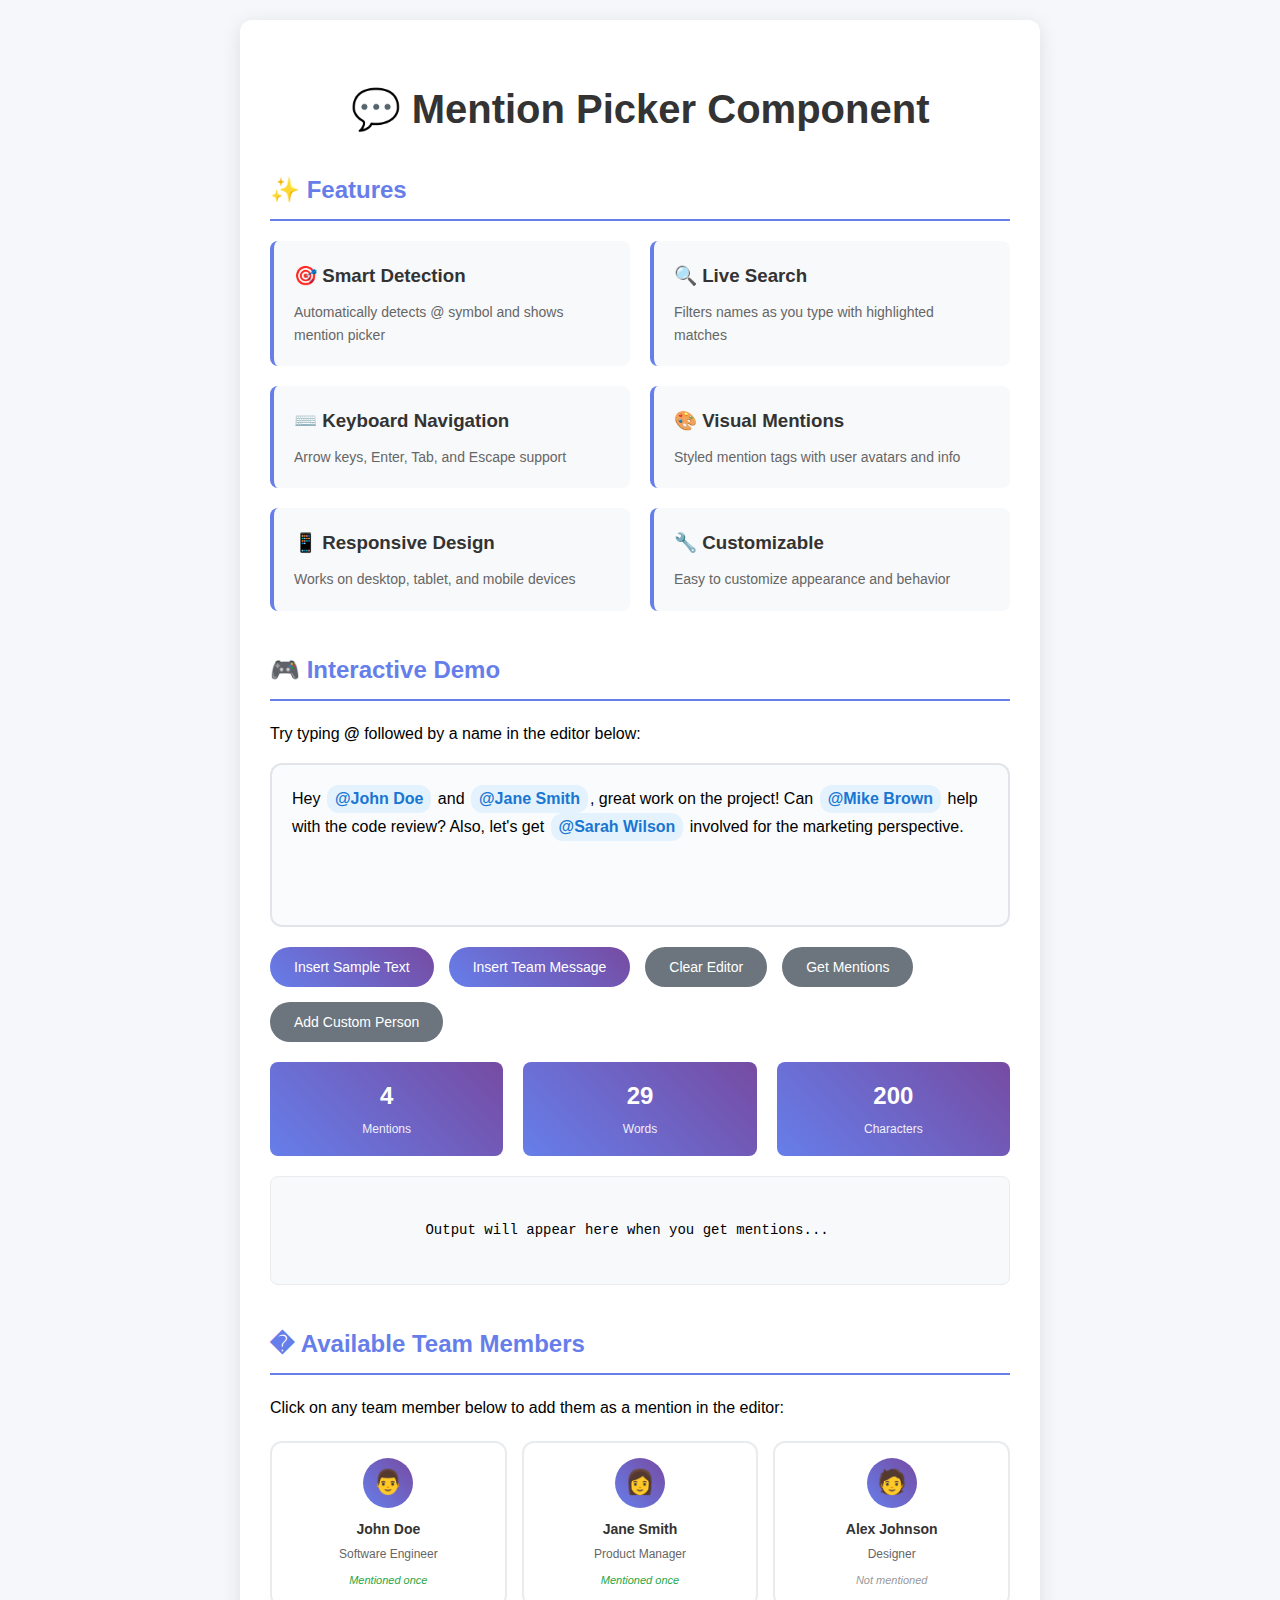
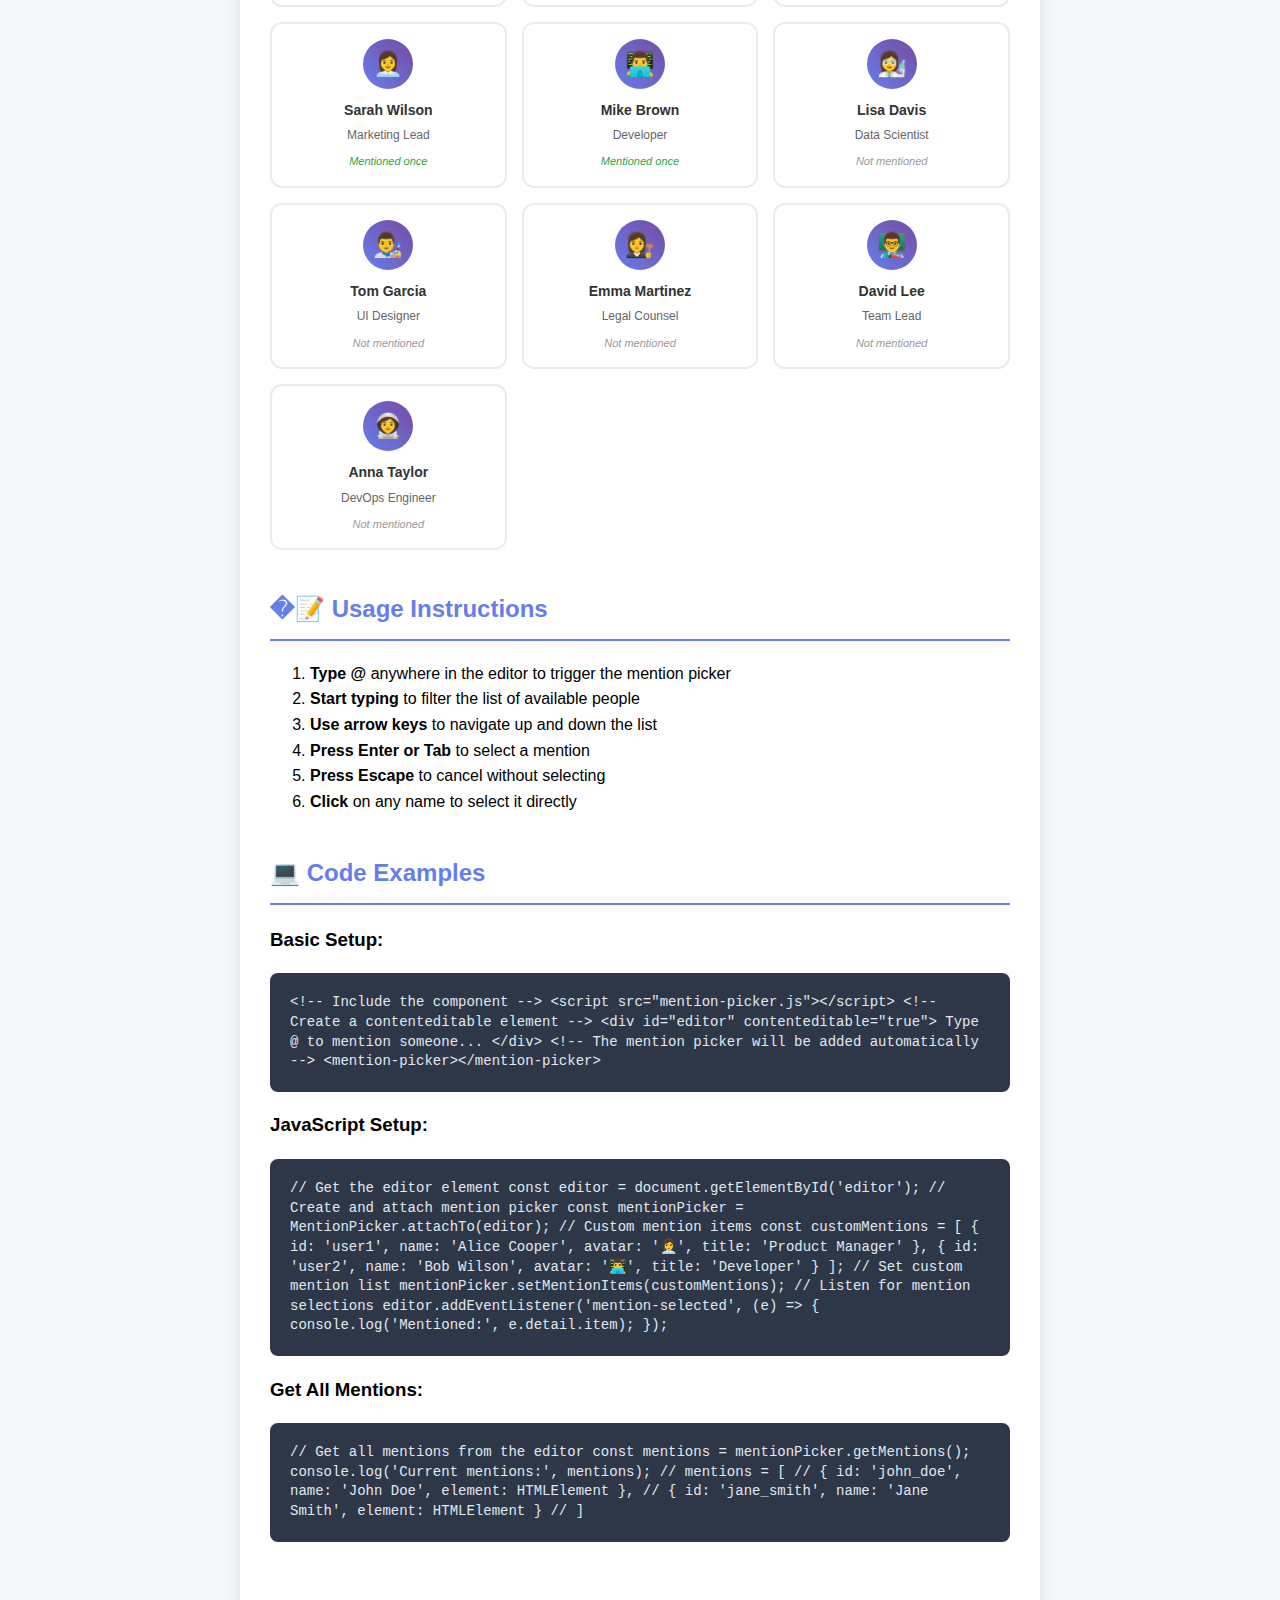
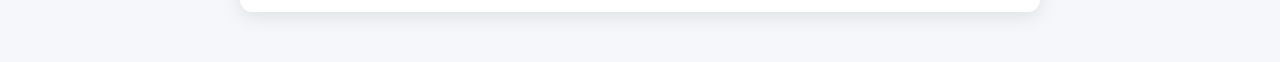
<file: ui/aicoder/mention-picker-demo.html>
<!DOCTYPE html>
<html lang="en">
<head>
    <meta charset="UTF-8">
    <meta name="viewport" content="width=device-width, initial-scale=1.0">
    <title>Mention Picker Component Demo</title>
    <style>
        body {
            font-family: 'Segoe UI', Tahoma, Geneva, Verdana, sans-serif;
            max-width: 800px;
            margin: 0 auto;
            padding: 20px;
            background: #f5f7fa;
            line-height: 1.6;
        }
        
        .demo-container {
            background: white;
            padding: 30px;
            border-radius: 12px;
            box-shadow: 0 4px 20px rgba(0,0,0,0.1);
            margin-bottom: 30px;
        }
        
        h1 {
            color: #333;
            text-align: center;
            margin-bottom: 30px;
            font-size: 2.5rem;
        }
        
        .demo-section {
            margin-bottom: 40px;
        }
        
        .demo-section h2 {
            color: #667eea;
            border-bottom: 2px solid #667eea;
            padding-bottom: 10px;
            margin-bottom: 20px;
        }
        
        .editor {
            border: 2px solid #e1e5e9;
            border-radius: 12px;
            padding: 20px;
            min-height: 120px;
            font-size: 16px;
            line-height: 1.5;
            transition: border-color 0.3s ease;
            background: #fafbfc;
        }
        
        .editor:focus {
            outline: none;
            border-color: #667eea;
            background: white;
        }
        
        .editor:empty:before {
            content: "Type @ to mention someone...";
            color: #999;
            font-style: italic;
        }
        
        .mention {
            background: #e3f2fd !important;
            color: #1976d2 !important;
            padding: 2px 8px !important;
            border-radius: 12px !important;
            font-weight: 600 !important;
            margin: 0 2px !important;
            display: inline-block !important;
            user-select: none;
        }
        
        .controls {
            display: flex;
            gap: 15px;
            margin: 20px 0;
            flex-wrap: wrap;
        }
        
        .btn {
            background: linear-gradient(45deg, #667eea, #764ba2);
            color: white;
            border: none;
            padding: 12px 24px;
            border-radius: 25px;
            cursor: pointer;
            font-size: 14px;
            font-weight: 500;
            transition: all 0.3s ease;
        }
        
        .btn:hover {
            transform: translateY(-2px);
            box-shadow: 0 6px 20px rgba(102, 126, 234, 0.3);
        }
        
        .btn.secondary {
            background: #6c757d;
        }
        
        .output {
            background: #f8f9fa;
            padding: 20px;
            border-radius: 8px;
            margin: 20px 0;
            border: 1px solid #e9ecef;
            font-family: 'Courier New', monospace;
            font-size: 14px;
            white-space: pre-wrap;
        }
        
        .feature-grid {
            display: grid;
            grid-template-columns: repeat(auto-fit, minmax(250px, 1fr));
            gap: 20px;
            margin: 20px 0;
        }
        
        .feature-item {
            background: #f8f9fa;
            padding: 20px;
            border-radius: 8px;
            border-left: 4px solid #667eea;
        }
        
        .feature-item h3 {
            margin: 0 0 10px 0;
            color: #333;
        }
        
        .feature-item p {
            margin: 0;
            color: #666;
            font-size: 14px;
        }
        
        .example-mention {
            background: #e3f2fd;
            color: #1976d2;
            padding: 4px 8px;
            border-radius: 12px;
            font-weight: 600;
            margin: 0 2px;
            display: inline-block;
        }
        
        .code-example {
            background: #2d3748;
            color: #e2e8f0;
            padding: 20px;
            border-radius: 8px;
            overflow-x: auto;
            margin: 15px 0;
            font-family: 'Courier New', monospace;
            font-size: 14px;
            line-height: 1.4;
        }
        
        .stats {
            display: flex;
            gap: 20px;
            margin: 20px 0;
            flex-wrap: wrap;
        }
        
        .stat-item {
            background: linear-gradient(45deg, #667eea, #764ba2);
            color: white;
            padding: 15px 20px;
            border-radius: 8px;
            text-align: center;
            flex: 1;
            min-width: 120px;
        }
        
        .stat-number {
            font-size: 24px;
            font-weight: bold;
            display: block;
        }
        
        .stat-label {
            font-size: 12px;
            opacity: 0.9;
        }
        
        .team-grid {
            display: grid;
            grid-template-columns: repeat(auto-fill, minmax(200px, 1fr));
            gap: 15px;
            margin: 20px 0;
        }
        
        .team-member {
            background: white;
            border: 2px solid #e9ecef;
            border-radius: 12px;
            padding: 15px;
            cursor: pointer;
            transition: all 0.3s ease;
            text-align: center;
            position: relative;
            overflow: hidden;
        }
        
        .team-member:hover {
            border-color: #667eea;
            transform: translateY(-2px);
            box-shadow: 0 8px 25px rgba(102, 126, 234, 0.15);
        }
        
        .team-member.mentioned {
            border-color: #28a745;
            background: #f8fff9;
        }
        
        .team-member.mentioned::after {
            content: "✓";
            position: absolute;
            top: 8px;
            right: 8px;
            color: #28a745;
            font-weight: bold;
            font-size: 16px;
        }
        
        .team-avatar {
            width: 50px;
            height: 50px;
            border-radius: 50%;
            background: linear-gradient(45deg, #667eea, #764ba2);
            display: flex;
            align-items: center;
            justify-content: center;
            margin: 0 auto 10px;
            font-size: 24px;
            color: white;
        }
        
        .team-name {
            font-weight: 600;
            color: #333;
            margin-bottom: 5px;
            font-size: 14px;
        }
        
        .team-title {
            font-size: 12px;
            color: #666;
            margin-bottom: 8px;
        }
        
        .mention-count {
            font-size: 11px;
            color: #999;
            font-style: italic;
        }
    </style>
</head>
<body>
    <div class="demo-container">
        <h1>💬 Mention Picker Component</h1>
        
        <div class="demo-section">
            <h2>✨ Features</h2>
            <div class="feature-grid">
                <div class="feature-item">
                    <h3>🎯 Smart Detection</h3>
                    <p>Automatically detects @ symbol and shows mention picker</p>
                </div>
                <div class="feature-item">
                    <h3>🔍 Live Search</h3>
                    <p>Filters names as you type with highlighted matches</p>
                </div>
                <div class="feature-item">
                    <h3>⌨️ Keyboard Navigation</h3>
                    <p>Arrow keys, Enter, Tab, and Escape support</p>
                </div>
                <div class="feature-item">
                    <h3>🎨 Visual Mentions</h3>
                    <p>Styled mention tags with user avatars and info</p>
                </div>
                <div class="feature-item">
                    <h3>📱 Responsive Design</h3>
                    <p>Works on desktop, tablet, and mobile devices</p>
                </div>
                <div class="feature-item">
                    <h3>🔧 Customizable</h3>
                    <p>Easy to customize appearance and behavior</p>
                </div>
            </div>
        </div>
        
        <div class="demo-section">
            <h2>🎮 Interactive Demo</h2>
            <p>Try typing <strong>@</strong> followed by a name in the editor below:</p>
            
            <div id="editor" class="editor" contenteditable="true">
                Hey <span class="mention" data-id="john_doe" data-name="John Doe">@John Doe</span> and <span class="mention" data-id="jane_smith" data-name="Jane Smith">@Jane Smith</span>, great work on the project! Can <span class="mention" data-id="mike_brown" data-name="Mike Brown">@Mike Brown</span> help with the code review? Also, let's get <span class="mention" data-id="sarah_wilson" data-name="Sarah Wilson">@Sarah Wilson</span> involved for the marketing perspective.
            </div>
            
            <div class="controls">
                <button class="btn" onclick="insertSampleText()">Insert Sample Text</button>
                <button class="btn" onclick="insertTeamMessage()">Insert Team Message</button>
                <button class="btn secondary" onclick="clearEditor()">Clear Editor</button>
                <button class="btn secondary" onclick="getMentions()">Get Mentions</button>
                <button class="btn secondary" onclick="addCustomPerson()">Add Custom Person</button>
            </div>
            
            <div class="stats">
                <div class="stat-item">
                    <span class="stat-number" id="mentionCount">4</span>
                    <span class="stat-label">Mentions</span>
                </div>
                <div class="stat-item">
                    <span class="stat-number" id="wordCount">28</span>
                    <span class="stat-label">Words</span>
                </div>
                <div class="stat-item">
                    <span class="stat-number" id="charCount">180</span>
                    <span class="stat-label">Characters</span>
                </div>
            </div>
            
            <div id="output" class="output">
                Output will appear here when you get mentions...
            </div>
        </div>
        
        <div class="demo-section">
            <h2>� Available Team Members</h2>
            <p>Click on any team member below to add them as a mention in the editor:</p>
            
            <div class="team-grid" id="teamGrid">
                <!-- Team members will be populated here -->
            </div>
        </div>
        
        <div class="demo-section">
            <h2>�📝 Usage Instructions</h2>
            <ol>
                <li><strong>Type @</strong> anywhere in the editor to trigger the mention picker</li>
                <li><strong>Start typing</strong> to filter the list of available people</li>
                <li><strong>Use arrow keys</strong> to navigate up and down the list</li>
                <li><strong>Press Enter or Tab</strong> to select a mention</li>
                <li><strong>Press Escape</strong> to cancel without selecting</li>
                <li><strong>Click</strong> on any name to select it directly</li>
            </ol>
        </div>
        
        <div class="demo-section">
            <h2>💻 Code Examples</h2>
            
            <h3>Basic Setup:</h3>
            <div class="code-example">
&lt;!-- Include the component --&gt;
&lt;script src="mention-picker.js"&gt;&lt;/script&gt;

&lt;!-- Create a contenteditable element --&gt;
&lt;div id="editor" contenteditable="true"&gt;
    Type @ to mention someone...
&lt;/div&gt;

&lt;!-- The mention picker will be added automatically --&gt;
&lt;mention-picker&gt;&lt;/mention-picker&gt;
            </div>
            
            <h3>JavaScript Setup:</h3>
            <div class="code-example">
// Get the editor element
const editor = document.getElementById('editor');

// Create and attach mention picker
const mentionPicker = MentionPicker.attachTo(editor);

// Custom mention items
const customMentions = [
    { 
        id: 'user1', 
        name: 'Alice Cooper', 
        avatar: '👩‍💼', 
        title: 'Product Manager' 
    },
    { 
        id: 'user2', 
        name: 'Bob Wilson', 
        avatar: '👨‍💻', 
        title: 'Developer' 
    }
];

// Set custom mention list
mentionPicker.setMentionItems(customMentions);

// Listen for mention selections
editor.addEventListener('mention-selected', (e) => {
    console.log('Mentioned:', e.detail.item);
});
            </div>
            
            <h3>Get All Mentions:</h3>
            <div class="code-example">
// Get all mentions from the editor
const mentions = mentionPicker.getMentions();
console.log('Current mentions:', mentions);

// mentions = [
//     { id: 'john_doe', name: 'John Doe', element: HTMLElement },
//     { id: 'jane_smith', name: 'Jane Smith', element: HTMLElement }
// ]
            </div>
        </div>
    </div>

    <!-- Include the Mention Picker Component -->
    <script src="mention-picker.js"></script>
    
    <script>
        // Initialize the mention picker
        const editor = document.getElementById('editor');
        const mentionPicker = MentionPicker.attachTo(editor);
        const teamGrid = document.getElementById('teamGrid');
        
        // Populate team grid
        function populateTeamGrid() {
            teamGrid.innerHTML = mentionPicker.mentionItems.map(member => `
                <div class="team-member" data-id="${member.id}" onclick="addMentionFromList('${member.id}')">
                    <div class="team-avatar">${member.avatar}</div>
                    <div class="team-name">${member.name}</div>
                    <div class="team-title">${member.title}</div>
                    <div class="mention-count" id="count-${member.id}">Not mentioned</div>
                </div>
            `).join('');
            updateTeamMemberStatus();
        }
        
        // Add mention from team list
        function addMentionFromList(memberId) {
            const member = mentionPicker.mentionItems.find(m => m.id === memberId);
            if (!member) return;
            
            // Get current cursor position or set to end
            const selection = window.getSelection();
            let range;
            
            if (selection.rangeCount > 0 && editor.contains(selection.anchorNode)) {
                range = selection.getRangeAt(0);
            } else {
                // Set cursor to end of editor
                range = document.createRange();
                range.selectNodeContents(editor);
                range.collapse(false);
            }
            
            // Create mention element
            const mentionElement = document.createElement('span');
            mentionElement.contentEditable = false;
            mentionElement.className = 'mention';
            mentionElement.dataset.id = member.id;
            mentionElement.dataset.name = member.name;
            mentionElement.textContent = `@${member.name}`;
            
            // Check if we need to add space before mention
            const needsSpaceBefore = () => {
                if (range.startOffset === 0) return false;
                
                const startContainer = range.startContainer;
                if (startContainer.nodeType === Node.TEXT_NODE) {
                    const containerText = startContainer.textContent || '';
                    const charBefore = containerText[range.startOffset - 1];
                    return charBefore && charBefore !== ' ' && charBefore !== '\n';
                } else {
                    // Check if previous sibling is a mention or other element that needs spacing
                    const previousSibling = startContainer.previousSibling;
                    if (previousSibling && previousSibling.nodeType === Node.ELEMENT_NODE) {
                        return true; // Add space after elements
                    }
                }
                return false;
            };
            
            // Insert space before mention if needed
            if (needsSpaceBefore()) {
                const spaceBefore = document.createTextNode(' ');
                range.insertNode(spaceBefore);
                range.setStartAfter(spaceBefore);
            }
            
            // Insert the mention
            range.insertNode(mentionElement);
            
            // Check if we need space after mention
            const needsSpaceAfter = () => {
                const nextSibling = mentionElement.nextSibling;
                if (!nextSibling) return true;
                
                if (nextSibling.nodeType === Node.TEXT_NODE) {
                    const text = nextSibling.textContent;
                    return text.length > 0 && text[0] !== ' ' && text[0] !== '\n';
                }
                
                return true; // Add space before other elements
            };
            
            // Add space after mention if needed
            if (needsSpaceAfter()) {
                const spaceAfter = document.createTextNode(' ');
                range.setStartAfter(mentionElement);
                range.insertNode(spaceAfter);
                
                // Set cursor after the space
                range.setStartAfter(spaceAfter);
            } else {
                // Set cursor after the mention
                range.setStartAfter(mentionElement);
            }
            
            range.collapse(true);
            selection.removeAllRanges();
            selection.addRange(range);
            
            editor.focus();
            updateStats();
            updateTeamMemberStatus();
            
            // Dispatch event
            editor.dispatchEvent(new CustomEvent('mention-selected', {
                detail: { item: member, source: 'team-list' }
            }));
        }
        
        // Update team member status based on current mentions
        function updateTeamMemberStatus() {
            const currentMentions = mentionPicker.getMentions();
            const mentionCounts = {};
            
            // Count mentions for each member
            currentMentions.forEach(mention => {
                mentionCounts[mention.id] = (mentionCounts[mention.id] || 0) + 1;
            });
            
            // Update team member cards
            mentionPicker.mentionItems.forEach(member => {
                const memberCard = document.querySelector(`[data-id="${member.id}"]`);
                const countElement = document.getElementById(`count-${member.id}`);
                
                if (memberCard && countElement) {
                    const count = mentionCounts[member.id] || 0;
                    
                    if (count > 0) {
                        memberCard.classList.add('mentioned');
                        countElement.textContent = count === 1 ? 'Mentioned once' : `Mentioned ${count} times`;
                        countElement.style.color = '#28a745';
                    } else {
                        memberCard.classList.remove('mentioned');
                        countElement.textContent = 'Not mentioned';
                        countElement.style.color = '#999';
                    }
                }
            });
        }
        
        // Listen for mention selections
        editor.addEventListener('mention-selected', (e) => {
            console.log('Mention selected:', e.detail.item);
            updateStats();
            updateTeamMemberStatus();
        });
        
        // Listen for input to update stats
        editor.addEventListener('input', () => {
            updateStats();
            updateTeamMemberStatus();
        });
        
        // Demo functions
        function insertSampleText() {
            const sampleTexts = [
                "Great work on the project <span class=\"mention\" data-id=\"jane_smith\" data-name=\"Jane Smith\">@Jane Smith</span>! Can you get <span class=\"mention\" data-id=\"mike_brown\" data-name=\"Mike Brown\">@Mike Brown</span> and <span class=\"mention\" data-id=\"alex_johnson\" data-name=\"Alex Johnson\">@Alex Johnson</span> to review the code?",
                "Meeting tomorrow at 3pm with <span class=\"mention\" data-id=\"sarah_wilson\" data-name=\"Sarah Wilson\">@Sarah Wilson</span>, <span class=\"mention\" data-id=\"tom_garcia\" data-name=\"Tom Garcia\">@Tom Garcia</span>, and <span class=\"mention\" data-id=\"lisa_davis\" data-name=\"Lisa Davis\">@Lisa Davis</span>",
                "<span class=\"mention\" data-id=\"david_lee\" data-name=\"David Lee\">@David Lee</span>, please coordinate with <span class=\"mention\" data-id=\"anna_taylor\" data-name=\"Anna Taylor\">@Anna Taylor</span> and <span class=\"mention\" data-id=\"emma_martinez\" data-name=\"Emma Martinez\">@Emma Martinez</span> on the deployment strategy",
                "Thanks <span class=\"mention\" data-id=\"lisa_davis\" data-name=\"Lisa Davis\">@Lisa Davis</span> for the amazing data analysis! <span class=\"mention\" data-id=\"alex_johnson\" data-name=\"Alex Johnson\">@Alex Johnson</span>, can you design the dashboard? Let's also get <span class=\"mention\" data-id=\"tom_garcia\" data-name=\"Tom Garcia\">@Tom Garcia</span> to help with the UI.",
                "Let's schedule a review with <span class=\"mention\" data-id=\"john_doe\" data-name=\"John Doe\">@John Doe</span>, <span class=\"mention\" data-id=\"emma_martinez\" data-name=\"Emma Martinez\">@Emma Martinez</span>, and <span class=\"mention\" data-id=\"mike_brown\" data-name=\"Mike Brown\">@Mike Brown</span> to finalize the project requirements",
                "Team standup: <span class=\"mention\" data-id=\"sarah_wilson\" data-name=\"Sarah Wilson\">@Sarah Wilson</span> will present marketing updates, <span class=\"mention\" data-id=\"david_lee\" data-name=\"David Lee\">@David Lee</span> will cover technical progress, and <span class=\"mention\" data-id=\"jane_smith\" data-name=\"Jane Smith\">@Jane Smith</span> will discuss product roadmap",
                "Code review needed! <span class=\"mention\" data-id=\"anna_taylor\" data-name=\"Anna Taylor\">@Anna Taylor</span> and <span class=\"mention\" data-id=\"tom_garcia\" data-name=\"Tom Garcia\">@Tom Garcia</span>, please check the pull request. <span class=\"mention\" data-id=\"lisa_davis\" data-name=\"Lisa Davis\">@Lisa Davis</span>, can you validate the analytics integration?"
            ];
            
            const randomText = sampleTexts[Math.floor(Math.random() * sampleTexts.length)];
            editor.innerHTML = randomText;
            updateStats();
            updateTeamMemberStatus();
        }
        
        function insertTeamMessage() {
            const teamMessage = `🚀 Project Update: 

Thanks to our amazing team! <span class="mention" data-id="john_doe" data-name="John Doe">@John Doe</span> completed the backend API, <span class="mention" data-id="jane_smith" data-name="Jane Smith">@Jane Smith</span> finalized the product requirements, and <span class="mention" data-id="alex_johnson" data-name="Alex Johnson">@Alex Johnson</span> delivered the UI designs.

Next week's priorities:
• <span class="mention" data-id="mike_brown" data-name="Mike Brown">@Mike Brown</span> - Frontend implementation
• <span class="mention" data-id="sarah_wilson" data-name="Sarah Wilson">@Sarah Wilson</span> - Marketing campaign launch
• <span class="mention" data-id="lisa_davis" data-name="Lisa Davis">@Lisa Davis</span> - Analytics dashboard setup
• <span class="mention" data-id="tom_garcia" data-name="Tom Garcia">@Tom Garcia</span> - User experience testing

Let's have <span class="mention" data-id="david_lee" data-name="David Lee">@David Lee</span> coordinate the timeline and <span class="mention" data-id="anna_taylor" data-name="Anna Taylor">@Anna Taylor</span> handle the deployment planning. <span class="mention" data-id="emma_martinez" data-name="Emma Martinez">@Emma Martinez</span> will ensure we're compliant with all requirements.

Great job everyone! 🎉`;
            
            editor.innerHTML = teamMessage;
            updateStats();
            updateTeamMemberStatus();
        }
        
        function clearEditor() {
            editor.innerHTML = '';
            updateStats();
            updateTeamMemberStatus();
        }
        
        function getMentions() {
            const mentions = mentionPicker.getMentions();
            const output = document.getElementById('output');
            
            if (mentions.length === 0) {
                output.textContent = 'No mentions found in the editor.';
            } else {
                output.textContent = 'Mentions found:\n\n' + 
                    mentions.map((mention, index) => 
                        `${index + 1}. ${mention.name} (ID: ${mention.id})`
                    ).join('\n');
            }
        }
        
        function addCustomPerson() {
            const name = prompt('Enter person name:');
            if (name) {
                const newPerson = {
                    id: name.toLowerCase().replace(/\s+/g, '_'),
                    name: name,
                    avatar: '👤',
                    title: 'Custom User'
                };
                mentionPicker.addMentionItem(newPerson);
                populateTeamGrid(); // Refresh the team grid
                alert(`Added ${name} to the mention list!`);
            }
        }
        
        function updateStats() {
            const mentions = mentionPicker.getMentions();
            const text = editor.textContent || '';
            const words = text.trim() ? text.trim().split(/\s+/).length : 0;
            
            document.getElementById('mentionCount').textContent = mentions.length;
            document.getElementById('wordCount').textContent = words;
            document.getElementById('charCount').textContent = text.length;
        }
        
        // Initialize stats
        updateStats();
        
        // Initialize team grid
        populateTeamGrid();
    </script>
</body>
</html>
</file>
